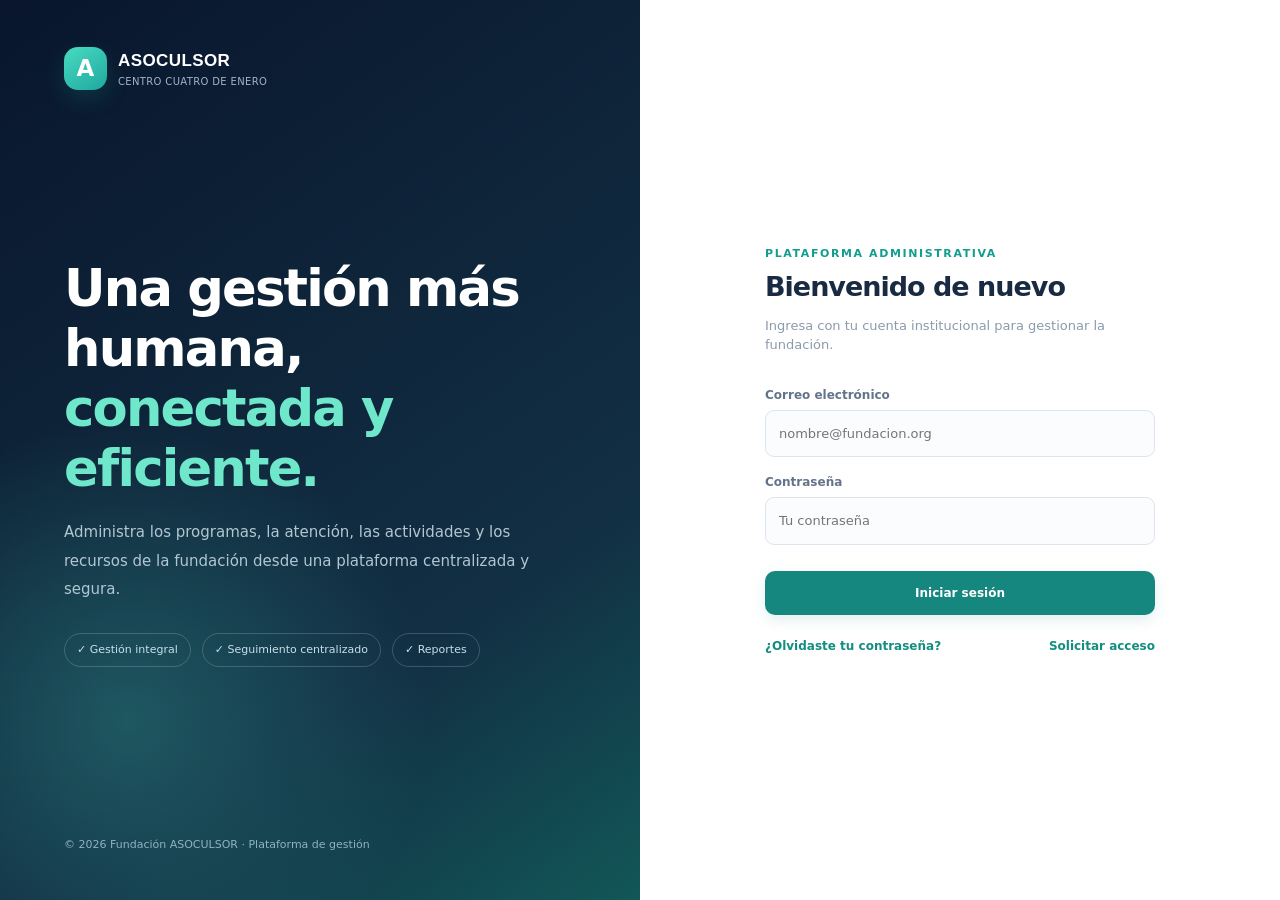
<file: index.html>
<!doctype html>
<html lang="es">
<head>
  <meta charset="UTF-8" />
  <meta name="viewport" content="width=device-width, initial-scale=1.0" />
  <!-- Defensa adicional para el sitio estático. frame-ancestors se configura como cabecera HTTP en hostings compatibles. -->
  <meta http-equiv="Content-Security-Policy" content="default-src 'none'; script-src 'self'; style-src 'self' 'unsafe-inline'; img-src 'self' data: blob:; connect-src 'self' https://*.supabase.co https://*.supabase.in; font-src 'self'; form-action 'self'; base-uri 'none'; object-src 'none'; upgrade-insecure-requests">
  <meta name="referrer" content="no-referrer" />
  <meta name="theme-color" content="#0d1830" />
  <meta name="description" content="Sistema integral de gestión para la Fundación ASOCULSOR, Centro Cuatro de Enero" />
  <title>ASOCULSOR · Centro Cuatro de Enero</title>
  <link rel="stylesheet" href="assets/styles.css" />
</head>
<body>
  <div id="app"></div>
  <script src="config.js"></script>
  <script src="assets/app.js"></script>
</body>
</html>
</file>
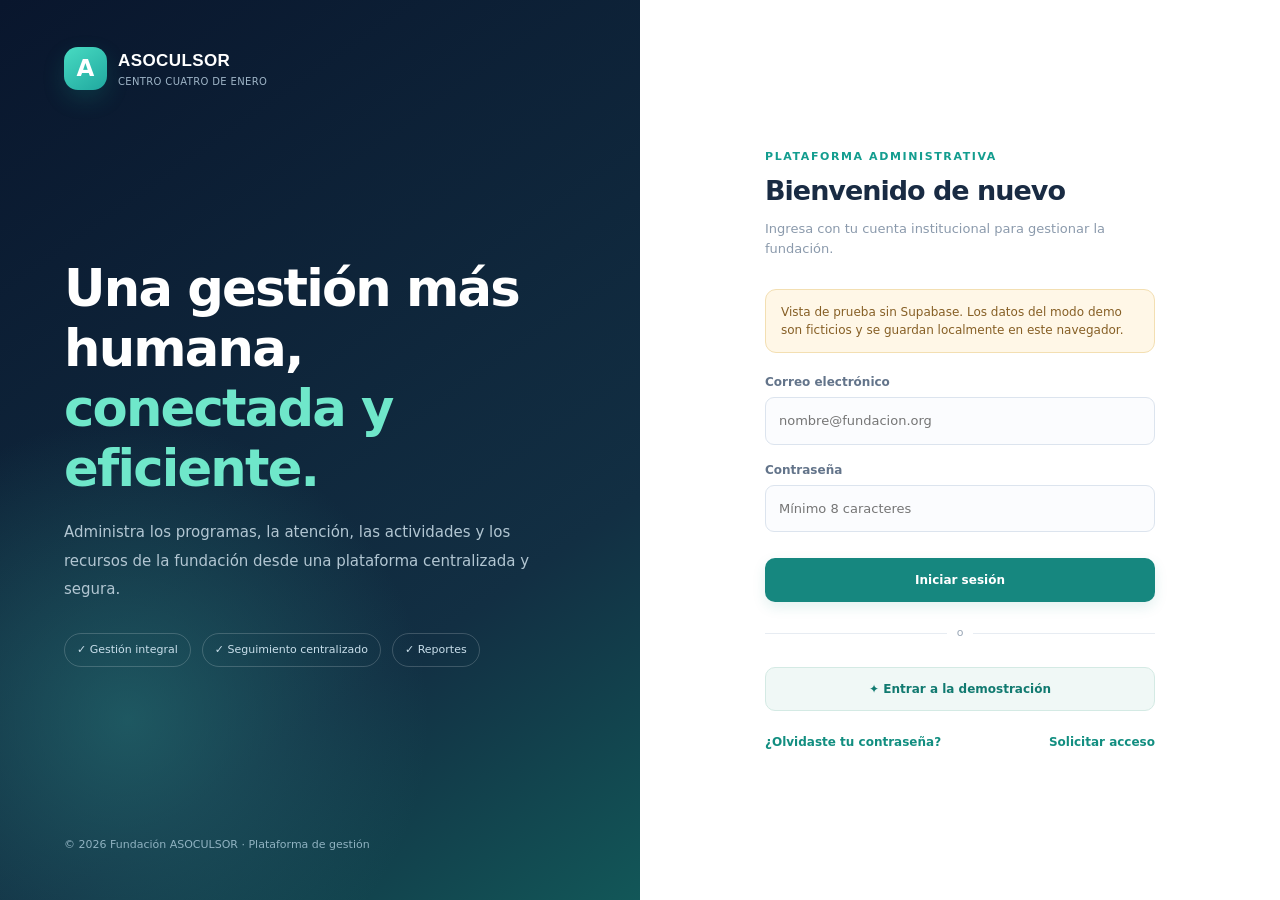
<file: VISTA_PREVIA.html>
<!doctype html>
<html lang="es">
<head>
  <meta charset="UTF-8" />
  <meta name="viewport" content="width=device-width, initial-scale=1.0" />
  <meta name="theme-color" content="#0d1830" />
  <meta name="description" content="Sistema integral de gestión para la Fundación ASOCULSOR, Centro Cuatro de Enero" />
  <title>ASOCULSOR · Centro Cuatro de Enero</title>
  <style>

:root{font-family:'DM Sans',system-ui,Segoe UI,sans-serif;color:#18243b;background:#f5f7fb;font-size:14px;line-height:1.5;font-synthesis:none}*{box-sizing:border-box}body{margin:0}button,input,select,textarea{font:inherit}button{cursor:pointer}a{color:inherit}button:disabled{cursor:not-allowed;opacity:.45}a:focus-visible,button:focus-visible,input:focus-visible,select:focus-visible,textarea:focus-visible{outline:3px solid #a1e6dd;outline-offset:2px}::selection{background:#b6f4e9;color:#15312e}.app-shell{display:flex;min-height:100vh}.sidebar{width:266px;flex-shrink:0;background:#101b31;color:#a8b4c9;padding:26px 15px;display:flex;flex-direction:column;position:sticky;top:0;height:100vh;overflow:auto}.brand{display:flex;align-items:center;gap:11px;padding:5px 10px 24px;color:white}.brand-mark{background:linear-gradient(145deg,#48dbc2,#20a89f);color:#fff;width:43px;height:43px;display:grid;place-items:center;border-radius:14px;font-weight:900;font-size:23px;box-shadow:0 9px 22px #139e8a33}.brand-title{font-family:Manrope,sans-serif;font-size:17px;font-weight:800;letter-spacing:.4px}.brand-small{color:#9fb5c7;font-size:10px;letter-spacing:.35px}.workspace-chip{border:1px solid #35425b;background:#1d2b43;border-radius:12px;padding:12px;margin:0 8px 20px;color:#e9f0f9;font-size:12px;display:flex;align-items:center;gap:9px}.status-dot{display:inline-block;border-radius:50%;width:7px;height:7px;background:#3dd5ac;box-shadow:0 0 0 3px #3dd5ac22;flex-shrink:0}.nav-head{font-size:10px;text-transform:uppercase;letter-spacing:1.65px;color:#788aa7;margin:14px 18px 7px;font-weight:800}.nav-btn{border:0;background:transparent;color:#a8b9cf;width:100%;border-radius:10px;display:flex;gap:12px;align-items:center;padding:10px 13px;text-align:left;font-size:12.5px;font-weight:700;margin:2px 0;transition:.18s}.nav-btn:hover{background:#1b2b45;color:#f7fbff}.nav-btn.active{color:#ffffff;background:linear-gradient(95deg,#137b83,#197d79);box-shadow:0 6px 18px #0002}.nav-icon{font-size:16px;width:20px;text-align:center}.sidebar-bottom{margin-top:auto;border-top:1px solid #2a374e;padding:16px 10px 0;display:flex;gap:10px;align-items:center}.avatar{background:#dbf2f0;color:#167c76;width:35px;height:35px;border-radius:11px;display:grid;place-items:center;font-weight:900;flex-shrink:0}.sidebar-user{min-width:0;flex:1}.sidebar-user strong{color:#fff;font-size:12px;display:block;overflow:hidden;text-overflow:ellipsis;white-space:nowrap}.sidebar-user span{font-size:11px}.side-signout{background:none;color:#95acc3;border:0;font-size:19px}.main{flex:1;min-width:0}.topbar{height:77px;background:#fff;display:flex;justify-content:space-between;align-items:center;padding:0 39px;border-bottom:1px solid #e7ecf4;gap:16px}.top-left{display:flex;align-items:center;gap:14px}.breadcrumbs{font-size:12px;color:#94a0b1}.breadcrumbs strong{color:#26344a}.top-actions{display:flex;align-items:center;gap:14px}.top-date{font-size:12px;color:#7b889b;text-transform:capitalize}.top-avatar{width:32px;height:32px}.mobile-menu{display:none}.content{max-width:1490px;margin:0 auto;padding:31px 38px 60px}.page-head{display:flex;justify-content:space-between;align-items:flex-start;gap:20px;margin-bottom:24px}.eyebrow{font-size:11px;letter-spacing:1.6px;text-transform:uppercase;color:#139d8f;font-weight:800;margin-bottom:5px}.page-head h1{font-family:Manrope,sans-serif;font-size:28px;line-height:1.2;letter-spacing:-.9px;color:#142137;margin:0 0 8px}.muted{color:#8896a9}.page-head p{color:#8b97aa;margin:0;font-size:13px}.button{border:0;border-radius:10px;font-size:12px;font-weight:800;padding:10px 17px;display:inline-flex;gap:8px;align-items:center;justify-content:center;min-height:39px;white-space:nowrap;transition:filter .2s,transform .1s}.button:hover{filter:brightness(.96)}.button:active{transform:translateY(1px)}.primary{background:#16877f;color:white;box-shadow:0 5px 13px #198b8020}.secondary{background:white;color:#314358;border:1px solid #e2e8f1}.danger-button{background:#fff0f0;color:#bb3445}.small-button{padding:7px 10px;min-height:31px;font-size:11px}.subtle{background:#eef3f7;color:#59697c}.grid{display:grid;gap:17px}.kpis{grid-template-columns:repeat(4,minmax(0,1fr));margin-bottom:19px}.kpi{background:white;border:1px solid #e9eef4;border-radius:15px;padding:22px 22px 19px;box-shadow:0 5px 23px #21395706}.kpi-top{display:flex;justify-content:space-between;align-items:center;margin-bottom:15px}.kpi-label{color:#8190a3;font-size:12px;font-weight:700}.kpi-symbol{width:38px;height:38px;display:grid;place-items:center;border-radius:12px;font-size:20px;background:#e2f9f3}.kpi-value{font-family:Manrope,system-ui,sans-serif;font-size:30px;letter-spacing:-.8px;font-weight:800;color:#1c2a40}.kpi-bottom{color:#92a0af;font-size:11px;margin-top:6px}.panels{grid-template-columns:1.5fr 1fr}.panel{background:white;border:1px solid #e9eef4;border-radius:15px;padding:22px;min-width:0;box-shadow:0 5px 25px #20344d06}.panel-title{font-size:15px;font-weight:800;color:#26354a;margin:0}.panel-sub{font-size:12px;color:#9ca7b5;margin-top:3px}.panel-heading{display:flex;justify-content:space-between;align-items:flex-start;margin-bottom:20px;gap:12px}.bars{display:flex;align-items:end;gap:16px;height:204px;padding:17px 6px 0;border-bottom:1px solid #edf0f5}.bar-col{flex:1;min-width:0;height:100%;display:flex;flex-direction:column;justify-content:flex-end;align-items:center;gap:6px}.bar{width:100%;max-width:43px;border-radius:7px 7px 2px 2px;background:linear-gradient(0deg,#13a48e,#66e4c3);min-height:4px}.bar-zero{background:#e6eee9}.bar-label{font-size:10px;color:#95a1b0;white-space:nowrap;transform:translateY(21px)}.chart-footer{display:flex;justify-content:space-between;align-items:center;margin-top:34px;font-size:11px;color:#8694a5}.metric-amount{font-size:21px;color:#133f3b;font-weight:800}.activity-list{display:grid;gap:11px}.activity-item{display:flex;align-items:center;gap:12px;padding-bottom:11px;border-bottom:1px solid #f0f3f7}.activity-item:last-child{border:0;padding-bottom:0}.activity-icon{width:39px;height:39px;border-radius:12px;display:grid;place-items:center;background:#e9f8f6;color:#16857b;font-size:18px;flex-shrink:0}.activity-details{flex:1;min-width:0}.activity-details strong{display:block;font-size:12px;color:#29394c;overflow:hidden;text-overflow:ellipsis;white-space:nowrap}.activity-details small{font-size:11px;color:#a0aabc}.list-date{font-size:10px;color:#91a0b2;white-space:nowrap}.quick-actions{display:flex;gap:10px;flex-wrap:wrap;margin-top:19px}.table-panel{background:#fff;border:1px solid #e6ecf2;border-radius:15px;overflow:hidden;box-shadow:0 5px 22px #15284007}.table-tools{padding:17px 19px;display:flex;align-items:center;gap:11px;justify-content:space-between;border-bottom:1px solid #eef1f5;flex-wrap:wrap}.search{display:flex;gap:9px;align-items:center;border:1px solid #e1e7ef;border-radius:9px;padding:0 11px;background:#fbfcfe;min-width:230px}.search input{border:0;outline:0;padding:10px 0;background:transparent;font-size:12px;min-width:0;width:100%;color:#273649}.result-count{color:#9ba7b8;font-size:11px}.table-scroll{overflow:auto}.data-table{width:100%;border-collapse:collapse;text-align:left;white-space:nowrap}.data-table th{background:#fafbfd;color:#91a0b1;text-transform:uppercase;letter-spacing:.75px;font-size:10px;font-weight:800;padding:15px 18px}.data-table td{padding:14px 18px;border-top:1px solid #f0f3f7;font-size:12px;color:#526177}.data-table tr:hover td{background:#fcfefe}.cell-title{font-weight:800;color:#26364a!important}.cell-sub{font-size:10px;color:#a1aebe}.tag{display:inline-flex;align-items:center;border-radius:30px;padding:4px 9px;font-size:10px;font-weight:800;background:#edf2f8;color:#586777}.tag.green{background:#e7f8ef;color:#178a67}.tag.amber{background:#fff3d9;color:#b17d1c}.tag.red{background:#ffe9e9;color:#c14f56}.tag.blue{background:#e9f2ff;color:#4675bf}.actions{display:flex;align-items:center;gap:5px}.icon-button{border:1px solid #e8eef5;background:#fff;border-radius:8px;color:#73839a;padding:6px 9px;font-size:12px}.icon-button:hover{border-color:#9dd8cc;color:#087f71}.empty{padding:57px 25px;text-align:center;color:#9aa8ba}.empty-icon{font-size:34px;margin-bottom:10px}.empty strong{display:block;color:#38465b;margin-bottom:5px}.empty small{display:block}.modal-backdrop{position:fixed;inset:0;background:#09152a96;z-index:70;display:grid;place-items:center;padding:18px;backdrop-filter:blur(3px)}.modal{max-height:min(92vh,930px);overflow:auto;background:white;width:min(690px,100%);border-radius:19px;box-shadow:0 30px 100px #06142855}.modal-header{padding:23px 27px 18px;border-bottom:1px solid #edf1f5;display:flex;justify-content:space-between;align-items:center}.modal-header h2{font-family:Manrope,system-ui,sans-serif;font-weight:800;font-size:19px;margin:0;color:#22334b}.close{border:0;background:#eff3f8;width:30px;height:30px;border-radius:9px;color:#677992;font-size:20px}.modal-body{padding:23px 27px}.form-grid{display:grid;grid-template-columns:1fr 1fr;gap:14px}.field{display:flex;flex-direction:column;gap:6px;min-width:0}.field.full{grid-column:1/-1}.field label{font-size:11px;font-weight:800;color:#63748a}.field label i{font-style:normal;color:#d35269}.field input,.field select,.field textarea{width:100%;border:1px solid #dce4ee;background:#fbfcfe;border-radius:9px;padding:10px 11px;color:#334258;outline:none;font-size:12px}.field textarea{min-height:83px;resize:vertical}.field input:focus,.field select:focus,.field textarea:focus{border-color:#29ad9c;box-shadow:0 0 0 3px #29ad9c19}.modal-footer{border-top:1px solid #eff2f6;padding:17px 27px;display:flex;justify-content:flex-end;gap:10px}.toast-region{position:fixed;right:23px;bottom:20px;z-index:100;display:grid;gap:10px}.toast{background:#162940;color:#fff;box-shadow:0 13px 35px #10203930;max-width:420px;padding:14px 17px;border-radius:10px;font-size:12px;border-left:4px solid #2fc6a5}.toast.error{border-left-color:#e05c69}.auth-page{min-height:100vh;display:grid;grid-template-columns:minmax(350px,1fr) minmax(420px,1fr);background:#fff}.auth-left{background:radial-gradient(circle at 20% 80%,#256e72aa,transparent 34%),linear-gradient(145deg,#09162d,#122f43 70%,#125758);color:#fff;display:flex;flex-direction:column;justify-content:space-between;padding:47px max(52px,10%);min-height:100vh}.auth-left .brand{padding:0}.auth-hero{max-width:530px}.auth-hero h1{font-family:Manrope,system-ui,sans-serif;font-size:clamp(31px,4vw,53px);line-height:1.17;letter-spacing:-1.8px;margin:0 0 19px}.auth-hero h1 em{color:#6fe7ca;font-style:normal}.auth-hero p{color:#b2c6d2;line-height:1.9;font-size:15px}.auth-features{display:flex;flex-wrap:wrap;gap:11px;margin-top:29px}.auth-features span{border:1px solid #ffffff2e;border-radius:40px;padding:8px 12px;color:#c9dfeb;font-size:11px}.auth-footer{color:#90b2c1;font-size:11px}.auth-right{display:grid;place-items:center;padding:50px 25px}.auth-card{width:min(390px,100%)}.auth-card h2{font-size:27px;font-family:Manrope,system-ui,sans-serif;color:#192b43;letter-spacing:-1px;margin:0 0 8px}.auth-card p{color:#8b9aac;margin:0 0 31px;font-size:13px}.auth-card .field{margin-bottom:16px}.auth-card .field label{font-size:12px}.auth-card .field input{font-size:13px;padding:13px 13px}.auth-card .button{width:100%;margin-top:10px;min-height:44px}.auth-link{color:#128e80;font-weight:800;text-decoration:none;border:0;background:none;font-size:12px;padding:0}.auth-links{display:flex;justify-content:space-between;align-items:center;margin-top:22px;gap:8px}.separator{display:flex;align-items:center;gap:10px;color:#9aa7b6;font-size:11px;margin:23px 0 15px}.separator:before,.separator:after{content:'';flex:1;height:1px;background:#e7ecf2}.demo-btn{width:100%;background:#f0f8f6!important;color:#117a70!important;border:1px solid #d4eae4!important}.notice{border:1px solid #ccebe4;background:#effaf6;padding:13px 15px;border-radius:11px;font-size:12px;color:#306b60;margin-bottom:20px}.warning{background:#fff7e7;border-color:#f3dfb2;color:#865f25}.report-cards{grid-template-columns:repeat(3,minmax(0,1fr));margin-bottom:18px}.report-card{padding:18px;border:1px solid #e7edf3;background:white;border-radius:13px}.report-card strong{display:block;font-size:22px;margin:6px 0;color:#162d43}.report-card span{font-size:11px;color:#8e9cae}.two-col{grid-template-columns:1fr 1fr}.info-list{display:grid;gap:9px}.info-line{display:flex;justify-content:space-between;gap:10px;padding:11px 0;border-bottom:1px solid #ecf1f5;font-size:12px}.info-line strong{color:#3d4f64}.attendance-toolbar{display:flex;align-items:center;flex-wrap:wrap;gap:9px;margin-bottom:16px}.attendance-row{display:grid;grid-template-columns:1fr 180px;gap:20px;align-items:center;padding:11px 2px;border-bottom:1px solid #eff3f5;font-size:12px}.attendance-row select{padding:9px;border:1px solid #dfe7f0;border-radius:9px;background:white}.dropdown{padding:10px 11px;border:1px solid #dce5ef;background:white;border-radius:9px;min-width:230px;color:#41526a;max-width:100%}.badge-demo{font-size:10px;background:#fff1d1;color:#98661a;border-radius:40px;padding:4px 9px;font-weight:800}.h-stack{display:flex;align-items:center;gap:10px;flex-wrap:wrap}.settings-note{background:#f5f9fb;border-radius:10px;padding:18px;color:#698096;font-size:12px;line-height:1.8}.loading-screen{min-height:100vh;display:grid;place-items:center;background:#f6f8fb;text-align:center}.loading-screen h3{margin:15px 0;color:#24354b}.spinner{height:35px;width:35px;border-radius:50%;border:4px solid #d7eae7;border-top-color:#14857b;animation:spin 1s linear infinite;margin:auto}@keyframes spin{to{transform:rotate(360deg)}}.side-overlay{display:none}.mini-link{border:0;background:none;color:#15877d;font-weight:800;font-size:11px}.footer-note{font-size:11px;color:#a0adbb;margin-top:20px}.section-divider{border:0;border-top:1px solid #eaf0f4;margin:22px 0}.heading-small{font-size:13px;color:#3c5067;font-weight:800;margin:0 0 14px}
@media(max-width:1250px){.kpis{grid-template-columns:repeat(2,minmax(0,1fr))}.panels{grid-template-columns:1fr 1fr}.content{padding:27px}.sidebar{width:228px}.topbar{padding:0 27px}.nav-btn{font-size:12px}}
@media(max-width:900px){.sidebar{position:fixed;left:-290px;top:0;z-index:60;transition:.2s;width:263px}.sidebar.open{left:0}.side-overlay.show{display:block;position:fixed;inset:0;background:#00142d88;z-index:55}.mobile-menu{display:inline-flex;background:#f4f8fa;border:0;border-radius:8px;padding:9px}.top-date{display:none}.content{padding:22px}.panels,.two-col{grid-template-columns:1fr}.auth-page{grid-template-columns:1fr}.auth-left{min-height:250px;padding:28px 35px}.auth-left .auth-hero h1{font-size:28px;margin-top:25px}.auth-left .auth-hero p,.auth-left .auth-footer{display:none}.auth-right{padding:35px 24px}}
@media(max-width:540px){.topbar{height:65px;padding:0 17px}.content{padding:20px 14px}.page-head{align-items:stretch;flex-direction:column}.page-head h1{font-size:24px}.page-head .button{align-self:flex-start}.kpis,.report-cards{grid-template-columns:1fr 1fr;gap:10px}.kpi{padding:15px}.kpi-value{font-size:24px}.kpi-label{font-size:10px}.panel{padding:16px}.form-grid{grid-template-columns:1fr}.modal-header,.modal-body,.modal-footer{padding-left:18px;padding-right:18px}.search{min-width:0;width:100%}.table-tools{flex-direction:column;align-items:stretch}.auth-left{min-height:220px;padding:22px}.auth-left .auth-features{display:none}.report-card{padding:13px}.attendance-row{grid-template-columns:1fr}.top-actions .badge-demo{display:none}}

.activity-mobile-date{display:none}
@media(max-width:540px){.activity-list .list-date{display:none}.activity-mobile-date{display:inline}.activity-details small{white-space:nowrap;overflow:hidden;text-overflow:ellipsis;display:block;max-width:100%}.activity-item{min-width:0}}

</style>
</head>
<body>
  <div id="app"></div>
  <script>window.ASOCULSOR_CONFIG = {demoOnly:true};</script>
  <script>
/* ASOCULSOR · Centro Cuatro de Enero. Sin dependencias externas. */
(() => {
'use strict';
const CFG = window.ASOCULSOR_CONFIG || {};
const REAL = !!(CFG.supabaseUrl && CFG.supabaseKey && !CFG.demoOnly);
const BASE = (CFG.supabaseUrl || '').replace(/\/$/, '');
const KEY = CFG.supabaseKey || '';
const $ = (s) => document.querySelector(s);
const enc = encodeURIComponent;
const h = (v) => String(v ?? '').replace(/[&<>"']/g, c => ({'&':'&amp;','<':'&lt;','>':'&gt;','"':'&quot;',"'":'&#39;'}[c]));
const localDay = d => `${d.getFullYear()}-${String(d.getMonth()+1).padStart(2,'0')}-${String(d.getDate()).padStart(2,'0')}`;
const today = () => localDay(new Date());
const offset = (d) => { const n = new Date(); n.setDate(n.getDate() + d); return localDay(n); };
const stamp = (d, hour='09:00') => `${offset(d)}T${hour}:00`;
const money = (v) => new Intl.NumberFormat('es-EC',{style:'currency',currency:'USD'}).format(Number(v)||0);
const dateFmt = (v, time=false) => {if(!v)return '—';const d = /^\d{4}-\d\d-\d\d$/.test(v) ? new Date(v+'T12:00:00') : new Date(v);return isNaN(d.getTime())?'—':d.toLocaleString('es-EC',time?{day:'2-digit',month:'short',year:'numeric',hour:'2-digit',minute:'2-digit'}:{day:'2-digit',month:'short',year:'numeric'});};
const shortDate = (v) => dateFmt(v,true);
const fullname = b => [b?.first_name,b?.last_name].filter(Boolean).join(' ')||'Sin nombre';
const byId = (table,id) => (state.data[table]||[]).find(x=>String(x.id)===String(id));
const nameById = (table,id,field='name') => { const x=byId(table,id); return x?(table==='beneficiaries'?fullname(x):x[field]||'—'):'—'; };
const safeGet = key => {try{return localStorage.getItem(key)}catch{return null}};
const safeSet = (key,value) => {try{localStorage.setItem(key,value)}catch{}};
const safeRemove = key => {try{localStorage.removeItem(key)}catch{}};
const uid = () => crypto?.randomUUID?.() || `id-${Date.now()}-${Math.random().toString(36).slice(2)}`;
const imageTypes = new Set(['application/pdf','image/png','image/jpeg','application/vnd.openxmlformats-officedocument.wordprocessingml.document']);
let state = {page:'dashboard',session:null,profile:null,data:{},modal:null,loading:true,search:'',filter:'',sidebar:false,authMode:'login',recovery:false,busy:false,toast:[],attendanceActivity:'',attendanceDraft:{}};
let tmpStore;
const TABS = [
  {id:'dashboard',text:'Panel general',icon:'▦',group:'PRINCIPAL'},
  {id:'beneficiaries',text:'Beneficiarios',icon:'♙',group:'GESTIÓN'},
  {id:'programs',text:'Programas',icon:'◈'},
  {id:'enrollments',text:'Inscripciones',icon:'✥'},
  {id:'activities',text:'Actividades',icon:'▤'},
  {id:'attendance',text:'Asistencia',icon:'☑'},
  {id:'appointments',text:'Citas y seguimiento',icon:'◷'},
  {id:'donations',text:'Donaciones',icon:'♡',group:'ADMINISTRACIÓN'},
  {id:'documents',text:'Documentos',icon:'▣'},
  {id:'profiles',text:'Usuarios y roles',icon:'♧'},
  {id:'reports',text:'Reportes',icon:'▥',group:'ANÁLISIS'},
  {id:'settings',text:'Configuración',icon:'⚙'}
];
const OPTIONS = {
  genders:[['','Seleccionar'],['Femenino','Femenino'],['Masculino','Masculino'],['Otro','Otro'],['No especifica','Prefiere no decir']],
  bStatus:[['activo','Activo'],['inactivo','Inactivo'],['egresado','Egresado']],
  pStatus:[['activo','Activo'],['planificado','Planificado'],['finalizado','Finalizado'],['suspendido','Suspendido']],
  aStatus:[['programada','Programada'],['realizada','Realizada'],['cancelada','Cancelada']],
  tStatus:[['programada','Programada'],['completada','Completada'],['cancelada','Cancelada'],['no_asistio','No asistió']],
  eStatus:[['activo','Activo'],['retirado','Retirado'],['finalizado','Finalizado']],
  attendance:[['presente','Presente'],['ausente','Ausente'],['justificado','Justificado']],
  methods:[['efectivo','Efectivo'],['transferencia','Transferencia'],['tarjeta','Tarjeta'],['especie','En especie']],
  roles:[['admin','Administrador'],['coordinador','Coordinador'],['operador','Operador']]
};
const field=(name,label,type='text',opts={})=>({name,label,type,...opts});
const DEFINITIONS = {
 beneficiaries:{title:'Beneficiarios',singular:'beneficiario',subtitle:'Expedientes y seguimiento de las personas atendidas.',cols:[['code','Código'],['full_name','Beneficiario'],['identification','Identificación'],['phone','Teléfono'],['status','Estado'],['created_at','Registro']],fields:[field('code','Código de expediente','text',{required:true,placeholder:'BEN-0001'}),field('first_name','Nombres','text',{required:true}),field('last_name','Apellidos','text',{required:true}),field('identification','Cédula / documento','text'),field('date_of_birth','Fecha de nacimiento','date'),field('gender','Género','select',{options:'genders'}),field('disability_type','Tipo de atención / condición','text',{placeholder:'Opcional; información sensible'}),field('phone','Teléfono','tel'),field('email','Correo electrónico','email'),field('address','Dirección','text'),field('guardian_name','Representante o contacto','text'),field('guardian_phone','Teléfono de contacto','tel'),field('status','Estado','select',{options:'bStatus',default:'activo'}),field('notes','Observaciones de seguimiento','textarea',{full:true})]},
 programs:{title:'Programas',singular:'programa',subtitle:'Organiza los programas y servicios de la fundación.',cols:[['name','Nombre del programa'],['category','Área'],['capacity','Cupos'],['start_date','Inicio'],['end_date','Finalización'],['status','Estado']],fields:[field('name','Nombre del programa','text',{required:true}),field('category','Área / categoría','text'),field('capacity','Cupos máximos','number',{min:1}),field('start_date','Fecha de inicio','date'),field('end_date','Fecha de fin','date'),field('status','Estado','select',{options:'pStatus',default:'activo'}),field('description','Descripción y objetivos','textarea',{full:true})]},
 enrollments:{title:'Inscripciones',singular:'inscripción',subtitle:'Vincula a los beneficiarios con los programas.',cols:[['beneficiary_id','Beneficiario'],['program_id','Programa'],['joined_at','Inscrito desde'],['status','Estado']],fields:[field('beneficiary_id','Beneficiario','relation',{table:'beneficiaries',required:true}),field('program_id','Programa','relation',{table:'programs',required:true}),field('joined_at','Fecha de inscripción','date',{defaultToday:true}),field('status','Estado','select',{options:'eStatus',default:'activo'})]},
 activities:{title:'Actividades',singular:'actividad',subtitle:'Planificación de talleres, eventos y sesiones.',cols:[['title','Actividad'],['program_id','Programa'],['starts_at','Inicio'],['location','Lugar'],['status','Estado']],fields:[field('title','Título de la actividad','text',{required:true}),field('program_id','Programa vinculado','relation',{table:'programs'}),field('starts_at','Inicio','datetime-local',{required:true}),field('ends_at','Finalización','datetime-local'),field('location','Lugar / sala','text'),field('status','Estado','select',{options:'aStatus',default:'programada'}),field('notes','Detalles de la actividad','textarea',{full:true})]},
 appointments:{title:'Citas y seguimiento',singular:'cita',subtitle:'Agenda de atenciones y seguimientos individuales.',cols:[['beneficiary_id','Beneficiario'],['title','Motivo'],['starts_at','Fecha y hora'],['staff_id','Responsable'],['status','Estado']],fields:[field('beneficiary_id','Beneficiario','relation',{table:'beneficiaries',required:true}),field('title','Motivo de cita','text',{required:true}),field('starts_at','Fecha y hora de inicio','datetime-local',{required:true}),field('ends_at','Fecha y hora de cierre','datetime-local'),field('staff_id','Personal responsable','relation',{table:'profiles'}),field('status','Estado','select',{options:'tStatus',default:'programada'}),field('notes','Seguimiento / observaciones','textarea',{full:true})]},
 donations:{title:'Donaciones',singular:'donación',subtitle:'Control de contribuciones económicas o en especie.',cols:[['donor_name','Donante'],['donated_at','Fecha'],['amount','Valor'],['method','Método'],['purpose','Destino']],fields:[field('donor_name','Nombre del donante','text',{required:true}),field('donor_email','Correo del donante','email'),field('amount','Valor referencial (USD)','number',{required:true,min:0,step:'0.01',default:0}),field('donated_at','Fecha de donación','date',{defaultToday:true}),field('method','Tipo de donación','select',{options:'methods',default:'efectivo'}),field('purpose','Destino / concepto','text'),field('notes','Notas','textarea',{full:true})]},
 documents:{title:'Documentos',singular:'documento',subtitle:'Expedientes digitales guardados de forma privada en Supabase Storage.',cols:[['file_name','Documento'],['beneficiary_id','Beneficiario'],['notes','Descripción'],['file_size','Tamaño'],['created_at','Subido']],fields:[field('beneficiary_id','Beneficiario relacionado','relation',{table:'beneficiaries'}),field('notes','Descripción del documento','textarea',{full:true})]},
 profiles:{title:'Usuarios y roles',singular:'usuario',subtitle:'Accesos del personal autorizados por la fundación.',cols:[['full_name','Nombre'],['email','Correo'],['role','Rol'],['active','Acceso'],['created_at','Creación']],fields:[field('full_name','Nombre completo','text',{required:true}),field('role','Rol asignado','select',{options:'roles',required:true}),field('active','Cuenta habilitada','select',{options:[['true','Sí, habilitada'],['false','No, bloqueada']]})]}
};
function demoSeed(){
 const b=[
  {id:'b1',code:'BEN-0001',first_name:'Andrea',last_name:'Mendoza',identification:'',phone:'0990000001',status:'activo',date_of_birth:'2011-05-08',guardian_name:'María Mendoza',guardian_phone:'0980000001',created_at:stamp(-60)},
  {id:'b2',code:'BEN-0002',first_name:'Luis',last_name:'Vera',identification:'',phone:'0990000002',status:'activo',date_of_birth:'2009-11-12',created_at:stamp(-53)},
  {id:'b3',code:'BEN-0003',first_name:'Sofía',last_name:'García',identification:'',phone:'0990000003',status:'activo',date_of_birth:'2013-01-10',created_at:stamp(-42)},
  {id:'b4',code:'BEN-0004',first_name:'Carlos',last_name:'Torres',identification:'',phone:'0990000004',status:'inactivo',created_at:stamp(-20)}];
 const programs=[{id:'p1',name:'Inclusión y desarrollo',category:'Desarrollo integral',status:'activo',capacity:35,start_date:offset(-60),end_date:offset(90),description:'Actividades de desarrollo y participación.'},{id:'p2',name:'Talleres de habilidades',category:'Formación',status:'activo',capacity:20,start_date:offset(-45),end_date:offset(60)},{id:'p3',name:'Acompañamiento familiar',category:'Bienestar',status:'planificado',capacity:25,start_date:offset(10)}];
 const acts=[{id:'a1',title:'Taller de comunicación',program_id:'p1',starts_at:stamp(1,'09:00'),ends_at:stamp(1,'11:00'),location:'Sala principal',status:'programada'},{id:'a2',title:'Sesión de habilidades',program_id:'p2',starts_at:stamp(3,'10:00'),location:'Aula 2',status:'programada'},{id:'a3',title:'Encuentro de familias',program_id:'p3',starts_at:stamp(8,'15:00'),status:'programada'}];
 return {beneficiaries:b,programs,activities:acts,enrollments:[{id:'e1',beneficiary_id:'b1',program_id:'p1',joined_at:offset(-35),status:'activo'},{id:'e2',beneficiary_id:'b2',program_id:'p1',joined_at:offset(-30),status:'activo'},{id:'e3',beneficiary_id:'b3',program_id:'p2',joined_at:offset(-25),status:'activo'}],attendance:[{id:'at1',activity_id:'a1',beneficiary_id:'b1',status:'presente',notes:''}],appointments:[{id:'t1',beneficiary_id:'b1',title:'Valoración inicial',starts_at:stamp(2,'11:00'),status:'programada',staff_id:'demo-admin'},{id:'t2',beneficiary_id:'b2',title:'Seguimiento',starts_at:stamp(5,'09:30'),status:'programada',staff_id:'demo-admin'}],donations:[{id:'d1',donor_name:'Donante de ejemplo',donated_at:offset(-9),amount:250,method:'transferencia',purpose:'Materiales de talleres'},{id:'d2',donor_name:'Empresa de ejemplo',donated_at:offset(-34),amount:130,method:'efectivo',purpose:'Actividades'},{id:'d3',donor_name:'Aporte comunitario',donated_at:offset(-65),amount:90,method:'transferencia',purpose:'Apoyo'}],documents:[],profiles:[{id:'demo-admin',full_name:'Administrador ASOCULSOR',email:'admin@asoculsor.demo',role:'admin',active:true,created_at:stamp(-80)}],audit_logs:[]};
}
function demoDB(){if(!tmpStore){try{tmpStore=JSON.parse(safeGet('asoculsor_demo_v2'))||demoSeed()}catch{tmpStore=demoSeed()}}return tmpStore}
function saveDemo(){safeSet('asoculsor_demo_v2',JSON.stringify(demoDB()))}
const sortRows = (table,arr) => arr.slice().sort((a,b) => String(b.created_at||b.starts_at||b.donated_at||'').localeCompare(String(a.created_at||a.starts_at||a.donated_at||'')));
async function request(path,opts={},retry=true){
 let session=state.session;
 const headers={'apikey':KEY,...(session?.access_token && !opts.noAuth?{'Authorization':`Bearer ${session.access_token}`}:{}),...(opts.headers||{})};
 let resp;try{resp=await fetch(`${BASE}${path}`,{...opts,headers})}catch{throw Error('No se pudo conectar a Supabase. Revisa tu conexión y URL.')} 
 if(resp.status===401 && retry && session?.refresh_token){await refreshSession();return request(path,opts,false)}
 const body=await resp.text();let parsed=null;try{parsed=body?JSON.parse(body):null}catch{parsed=body}
 if(!resp.ok)throw Error(parsed?.msg||parsed?.message||parsed?.error_description||parsed?.error||`Error HTTP ${resp.status}`);
 return parsed;
}
async function refreshSession(){const refresh=state.session?.refresh_token;if(!refresh)throw Error('La sesión caducó. Inicia sesión de nuevo.');
 const data=await request('/auth/v1/token?grant_type=refresh_token',{method:'POST',noAuth:true,headers:{'Content-Type':'application/json'},body:JSON.stringify({refresh_token:refresh})},false);state.session=data;safeSet('asoculsor_session',JSON.stringify(data));return data;}
async function login(email,password){const data=await request('/auth/v1/token?grant_type=password',{method:'POST',noAuth:true,headers:{'Content-Type':'application/json'},body:JSON.stringify({email,password})},false);state.session=data;safeSet('asoculsor_session',JSON.stringify(data));await loadProfile();}
async function register(name,email,password){return request('/auth/v1/signup',{method:'POST',noAuth:true,headers:{'Content-Type':'application/json'},body:JSON.stringify({email,password,data:{full_name:name}})},false)}
async function recovery(email){return request('/auth/v1/recover?redirect_to='+enc(location.origin+location.pathname),{method:'POST',noAuth:true,headers:{'Content-Type':'application/json'},body:JSON.stringify({email})},false)}
async function setPassword(password){return request('/auth/v1/user',{method:'PUT',headers:{'Content-Type':'application/json'},body:JSON.stringify({password})})}
async function loadProfile(){if(!REAL){state.profile=byId('profiles','demo-admin')||demoDB().profiles[0];return}
 const userId=state.session?.user?.id; const list=await request(`/rest/v1/profiles?id=eq.${enc(userId)}&select=*`);
 state.profile=list?.[0]||null;
 if(!state.profile)throw Error('No existe un perfil de acceso. Comprueba el disparador SQL.');}
async function fetchTable(table){if(!REAL)return sortRows(table,demoDB()[table]||[]);
 let all=[],offset=0,chunk;do{chunk=await request(`/rest/v1/${enc(table)}?select=*&limit=500&offset=${offset}`);all.push(...chunk);offset+=chunk.length;if(all.length>=10000)break;}while(chunk.length===500);return sortRows(table,all);}
async function loadData(){const tables=['beneficiaries','programs','enrollments','activities','attendance','appointments','donations','documents','profiles','audit_logs'];
 const results=await Promise.all(tables.map(async t=>[t,await fetchTable(t)]));state.data=Object.fromEntries(results);}
async function mutate(table,payload,id=null){
 if(!REAL){let rows=demoDB()[table];if(!rows)throw Error('Tabla no disponible.');
  if(table==='enrollments'&&rows.some(x=>x.beneficiary_id===payload.beneficiary_id&&x.program_id===payload.program_id&&x.id!==id))throw Error('El beneficiario ya está inscrito en este programa.');
  const value=id?{...rows.find(x=>String(x.id)===String(id)),...payload}:{id:uid(),created_at:new Date().toISOString(),...payload};
  if(id){const at=rows.findIndex(x=>String(x.id)===String(id));if(at<0)throw Error('Registro no encontrado.');rows[at]=value}else rows.unshift(value);
  if(table==='profiles'&&id===state.profile?.id)state.profile={...state.profile,...payload};saveDemo();return value;
 }
 const path=id?`/rest/v1/${table}?id=eq.${enc(id)}`:`/rest/v1/${table}`;
 const response=await request(path,{method:id?'PATCH':'POST',headers:{'Content-Type':'application/json','Prefer':'return=representation'},body:JSON.stringify(payload)});
 return response?.[0];
}
async function destroy(table,id){if(!REAL){const list=demoDB()[table]||[];demoDB()[table]=list.filter(x=>String(x.id)!==String(id));saveDemo();return}
 await request(`/rest/v1/${table}?id=eq.${enc(id)}`,{method:'DELETE',headers:{'Prefer':'return=minimal'}});}
async function bulkAttendance(entries){if(!REAL){const rows=demoDB().attendance;for(const entry of entries){const found=rows.find(x=>x.activity_id===entry.activity_id&&x.beneficiary_id===entry.beneficiary_id);if(found)Object.assign(found,entry);else rows.push({id:uid(),created_at:new Date().toISOString(),...entry})}saveDemo();return}
 await request('/rest/v1/attendance?on_conflict=activity_id,beneficiary_id',{method:'POST',headers:{'Content-Type':'application/json','Prefer':'resolution=merge-duplicates,return=minimal'},body:JSON.stringify(entries)});
}
async function uploadDoc(file,meta){if(!file)throw Error('Selecciona un archivo.');if(file.size>10*1024*1024)throw Error('El archivo no debe exceder los 10 MB.');
 if(!imageTypes.has(file.type))throw Error('Solo se admite PDF, JPG, PNG y DOCX.');
 const safeName=file.name.replace(/[^a-zA-Z0-9._-]/g,'_').slice(-100);
 const path=`${state.session?.user?.id||'demo'}/${uid()}-${safeName}`;
 if(REAL){await request(`/storage/v1/object/expedientes/${path.split('/').map(enc).join('/')}`,{method:'POST',headers:{'Content-Type':file.type,'x-upsert':'false'},body:file});}
 const row={...meta,file_name:file.name,file_path:path,file_size:file.size,mime_type:file.type,uploaded_by:state.profile?.id};
 try{return await mutate('documents',row)}catch(e){if(REAL){try{await removeStoredFile(path)}catch{}}throw e}
}
async function removeStoredFile(path){if(!REAL)return;await request(`/storage/v1/object/expedientes/${path.split('/').map(enc).join('/')}`,{method:'DELETE'});}
async function openDoc(item){if(!REAL)throw Error('Los archivos de la demostración no tienen contenido real. Conecta Supabase para abrirlos.');
 const signed=await request(`/storage/v1/object/sign/expedientes/${item.file_path.split('/').map(enc).join('/')}`,{method:'POST',headers:{'Content-Type':'application/json'},body:JSON.stringify({expiresIn:120})});
 if(!signed?.signedURL)throw Error('No se pudo generar el acceso privado.');
 const url=signed.signedURL.startsWith('http')?signed.signedURL:`${BASE}/storage/v1${signed.signedURL.startsWith('/')?'':'/'}${signed.signedURL}`;
 window.open(url,'_blank','noopener,noreferrer');
}
const role=()=>state.profile?.role||'operador';
const canEdit=t=>role()==='admin'||role()==='coordinador'||(role()==='operador'&&['beneficiaries','enrollments','appointments','attendance','documents','activities'].includes(t));
const canDelete=t=>role()==='admin'||(role()==='coordinador'&&!['profiles','donations'].includes(t));
const isAdmin=()=>role()==='admin';
function labelRole(r){return ({admin:'Administrador',coordinador:'Coordinador',operador:'Operador'})[r]||r||'—'}
function toast(msg,error=false){const id=uid();state.toast.push({id,msg,error});renderToasts();setTimeout(()=>{state.toast=state.toast.filter(t=>t.id!==id);renderToasts()},4800)}
function renderToasts(){let el=$('.toast-region');if(!el){el=document.createElement('div');el.className='toast-region';document.body.appendChild(el)}el.innerHTML=state.toast.map(t=>`<div class="toast ${t.error?'error':''}" role="alert">${h(t.msg)}</div>`).join('')}
function setLoading(loading){state.loading=loading;render()}
function titleArea(title,description,button=''){return `<div class="page-head"><div><div class="eyebrow">Fundación ASOCULSOR · Centro Cuatro de Enero</div><h1>${h(title)}</h1><p>${h(description)}</p></div>${button}</div>`}
function badge(v){const x=String(v??'').toLowerCase();const color=['activo','presente','completada','realizada','habilitado','true'].includes(x)?'green':['programada','planificado','justificado','pendiente','false'].includes(x)?'amber':['inactivo','cancelada','ausente','retirado','suspendido','no_asistio'].includes(x)?'red':'blue';return `<span class="tag ${color}">${h(v===true?'Habilitado':v===false?'Bloqueado':x.replaceAll('_',' ')||'—')}</span>`}
function initials(name){return (name||'A').split(' ').filter(Boolean).slice(0,2).map(x=>x[0].toUpperCase()).join('')}
function render(){const target=$('#app');if(!target)return;
 if(state.loading){target.innerHTML='<div class="loading-screen"><div><div class="spinner"></div><h3>Preparando ASOCULSOR</h3></div></div>';return}
 if(!state.profile){target.innerHTML=renderAuth();return}
 const current=TABS.find(x=>x.id===state.page)||TABS[0];
 const nav=TABS.filter(x=>x.id!=='profiles'||isAdmin()).map((t,i,a)=>`${t.group?`<div class="nav-head">${t.group}</div>`:''}<button class="nav-btn ${state.page===t.id?'active':''}" data-page="${t.id}"><span class="nav-icon">${t.icon}</span><span>${t.text}</span></button>`).join('');
 const content=state.page==='dashboard'?renderDashboard():DEFINITIONS[state.page]?(state.page==='documents'?renderDocs():state.page==='profiles'?renderTable('profiles'):renderTable(state.page)):state.page==='attendance'?renderAttendance():state.page==='reports'?renderReports():renderSettings();
 target.innerHTML=`<div class="app-shell"><div class="side-overlay ${state.sidebar?'show':''}" data-action="close-sidebar"></div><aside class="sidebar ${state.sidebar?'open':''}"><div class="brand"><div class="brand-mark">A</div><div><div class="brand-title">ASOCULSOR</div><div class="brand-small">CENTRO CUATRO DE ENERO</div></div></div><div class="workspace-chip"><span class="status-dot"></span><span>${REAL?'Conectado a Supabase':'Espacio de demostración'}</span></div>${nav}<div class="sidebar-bottom"><div class="avatar">${h(initials(state.profile.full_name))}</div><div class="sidebar-user"><strong>${h(state.profile.full_name||'Usuario')}</strong><span>${labelRole(role())}</span></div><button class="side-signout" title="Cerrar sesión" data-action="logout">⇥</button></div></aside><div class="main"><header class="topbar"><div class="top-left"><button class="mobile-menu" data-action="toggle-sidebar">☰</button><span class="breadcrumbs">Inicio / <strong>${h(current.text)}</strong></span></div><div class="top-actions">${!REAL?'<span class="badge-demo">MODO DEMO</span>':''}<span class="top-date">${new Date().toLocaleDateString('es-EC',{weekday:'long',day:'numeric',month:'long',year:'numeric'})}</span><div class="avatar top-avatar">${h(initials(state.profile.full_name))}</div></div></header><main class="content">${content}<div class="footer-note">ASOCULSOR • Sistema institucional de gestión · Información interna y confidencial</div></main></div></div>${state.modal?renderModal():''}`;
 renderToasts();
}
function renderAuth(){const mode=state.recovery?'change':state.authMode;
 const titles={login:['Bienvenido de nuevo','Ingresa con tu cuenta institucional para gestionar la fundación.'],register:['Solicitar una cuenta','Tu acceso deberá ser autorizado por un administrador.'],forgot:['Recuperar contraseña','Recibirás un enlace para crear una contraseña nueva.'],change:['Establecer contraseña','Crea una contraseña segura para acceder a tu cuenta.']};
 const [title,desc]=titles[mode]||titles.login;
 return `<div class="auth-page"><section class="auth-left"><div class="brand"><div class="brand-mark">A</div><div><div class="brand-title">ASOCULSOR</div><div class="brand-small">CENTRO CUATRO DE ENERO</div></div></div><div class="auth-hero"><h1>Una gestión más humana, <em>conectada y eficiente.</em></h1><p>Administra los programas, la atención, las actividades y los recursos de la fundación desde una plataforma centralizada y segura.</p><div class="auth-features"><span>✓ Gestión integral</span><span>✓ Seguimiento centralizado</span><span>✓ Reportes</span></div></div><div class="auth-footer">© ${new Date().getFullYear()} Fundación ASOCULSOR · Plataforma de gestión</div></section><section class="auth-right"><div class="auth-card"><div class="eyebrow">PLATAFORMA ADMINISTRATIVA</div><h2>${title}</h2><p>${desc}</p>${!REAL?'<div class="notice warning">Vista de prueba sin Supabase. Los datos del modo demo son ficticios y se guardan localmente en este navegador.</div>':''}<form data-form="auth" autocomplete="on">${mode==='register'?`<div class="field"><label>Nombre completo</label><input name="full_name" type="text" placeholder="Tu nombre y apellido" required maxlength="150" /></div>`:''}${mode!=='change'?`<div class="field"><label>Correo electrónico</label><input name="email" type="email" placeholder="nombre@fundacion.org" required autocomplete="email" /></div>`:''}${['login','register','change'].includes(mode)?`<div class="field"><label>${mode==='change'?'Nueva contraseña':'Contraseña'}</label><input name="password" type="password" minlength="8" required autocomplete="${mode==='login'?'current-password':'new-password'}" placeholder="Mínimo 8 caracteres" /></div>`:''}<button class="button primary" type="submit" ${state.busy?'disabled':''}>${state.busy?'Procesando...':({login:'Iniciar sesión',register:'Crear solicitud',forgot:'Enviar enlace',change:'Guardar contraseña'})[mode]}</button></form>${!REAL?`<div class="separator">o</div><button type="button" class="button demo-btn" data-action="demo-login">✦ Entrar a la demostración</button>`:''}<div class="auth-links">${mode==='login'?'<button class="auth-link" data-auth="forgot">¿Olvidaste tu contraseña?</button><button class="auth-link" data-auth="register">Solicitar acceso</button>':'<button class="auth-link" data-auth="login">← Volver al inicio de sesión</button>'}</div></div></section></div>`;
}
function renderDashboard(){const b=state.data.beneficiaries||[],p=state.data.programs||[],a=state.data.activities||[],ap=state.data.appointments||[],don=state.data.donations||[];
 const activeB=b.filter(x=>x.status==='activo').length,activeP=p.filter(x=>x.status==='activo').length,pending=ap.filter(x=>x.status==='programada'&&new Date(x.starts_at)>=new Date(new Date().setHours(0,0,0,0))).length;
 const total=don.filter(x=>x.method!=='especie').reduce((s,x)=>s+Number(x.amount||0),0);
 const scheduled=[...a.filter(x=>x.status==='programada').map(x=>({title:x.title,when:x.starts_at,kind:'Actividad',icon:'◈'})),...ap.filter(x=>x.status==='programada').map(x=>({title:x.title+' · '+nameById('beneficiaries',x.beneficiary_id),when:x.starts_at,kind:'Cita',icon:'◷'}))].filter(x=>x.when&&new Date(x.when)>=new Date(new Date().setHours(0,0,0,0))).sort((x,y)=>new Date(x.when)-new Date(y.when)).slice(0,5);
 const months=Array.from({length:6},(_,i)=>{const d=new Date();d.setDate(1);d.setMonth(d.getMonth()-5+i);return {year:d.getFullYear(),month:d.getMonth(),text:d.toLocaleDateString('es-EC',{month:'short'}).replace('.','')}});
 const amounts=months.map(m=>don.filter(x=>{const date=new Date(x.donated_at+'T12:00:00');return date.getFullYear()===m.year&&date.getMonth()===m.month&&x.method!=='especie'}).reduce((s,x)=>s+Number(x.amount||0),0));const max=Math.max(...amounts,1);
 return `${titleArea('Panel general','Una visión completa de las operaciones y actividades de la fundación.',`<button class="button primary" data-action="open-create" data-table="beneficiaries">＋ Nuevo beneficiario</button>`)}
 <div class="grid kpis">${[['Beneficiarios activos',activeB,'♙','Registrados y en atención'],['Programas activos',activeP,'◈','Servicios en ejecución'],['Citas pendientes',pending,'◷','Próximas atenciones'],['Donaciones registradas',money(total),'♡','Total de aportes monetarios']].map((c,i)=>`<div class="kpi"><div class="kpi-top"><span class="kpi-label">${c[0]}</span><span class="kpi-symbol" style="background:${['#e5f9f3','#e9f1ff','#fff2df','#fcecf3'][i]}">${c[2]}</span></div><div class="kpi-value">${c[1]}</div><div class="kpi-bottom">${c[3]}</div></div>`).join('')}</div>
 <div class="grid panels"><section class="panel"><div class="panel-heading"><div><h2 class="panel-title">Donaciones por mes</h2><div class="panel-sub">Evolución de los últimos seis meses, en USD</div></div><span class="tag green">Ingresos</span></div><div class="bars" aria-label="Gráfico de donaciones mensuales">${months.map((m,i)=>`<div class="bar-col" title="${m.text}: ${money(amounts[i])}"><div class="bar ${amounts[i]===0?'bar-zero':''}" style="height:${Math.max(4,Math.round(amounts[i]/max*91))}%"></div><span class="bar-label">${h(m.text)}</span></div>`).join('')}</div><div class="chart-footer"><span>Ingresos monetarios registrados</span><span class="metric-amount">${money(total)}</span></div></section>
 <section class="panel"><div class="panel-heading"><div><h2 class="panel-title">Próximas actividades</h2><div class="panel-sub">Agenda de la institución</div></div><button class="mini-link" data-page="activities">Ver agenda →</button></div><div class="activity-list">${scheduled.length?scheduled.map(x=>`<div class="activity-item"><div class="activity-icon">${x.icon}</div><div class="activity-details"><strong>${h(x.title)}</strong><small>${x.kind}<span class="activity-mobile-date"> · ${h(dateFmt(x.when,true))}</span></small></div><div class="list-date">${dateFmt(x.when,true)}</div></div>`).join(''):'<div class="empty" style="padding:28px 0"><span class="empty-icon">◷</span><strong>No hay actividades próximas</strong><small>Programa una nueva actividad o cita.</small></div>'}</div></section></div>
 <div class="grid two-col" style="margin-top:18px"><section class="panel"><div class="panel-heading"><div><h2 class="panel-title">Últimos beneficiarios</h2><div class="panel-sub">Registros recientes</div></div><button class="mini-link" data-page="beneficiaries">Ver todos →</button></div><div class="activity-list">${b.slice(0,4).map(x=>`<div class="activity-item"><div class="avatar">${h(initials(fullname(x)))}</div><div class="activity-details"><strong>${h(fullname(x))}</strong><small>${h(x.code||'Sin código')} · ${h(x.phone||'Sin teléfono')}</small></div>${badge(x.status)}</div>`).join('')||'<p class="muted">Sin registros todavía.</p>'}</div></section><section class="panel"><div class="panel-heading"><div><h2 class="panel-title">Accesos rápidos</h2><div class="panel-sub">Operaciones habituales</div></div></div><p class="muted" style="font-size:12px">Crea nuevos registros y actualiza la atención desde el panel.</p><div class="quick-actions"><button class="button secondary" data-action="open-create" data-table="appointments">◷ Agendar cita</button><button class="button secondary" data-action="open-create" data-table="activities">◈ Programar actividad</button><button class="button secondary" data-page="attendance">☑ Registrar asistencia</button><button class="button secondary" data-page="reports">▥ Ver reportes</button></div></section></div>`;
}
function renderCell(table,key,row){const v=row[key];if(key==='full_name')return `<div class="cell-title">${h(table==='profiles'?row.full_name:fullname(row))}</div>${table==='beneficiaries'?`<div class="cell-sub">${h(row.email||'')}</div>`:''}`;
 if(key==='file_name'||key==='name'||key==='title'||key==='donor_name')return `<span class="cell-title">${h(v||'—')}</span>`;
 if(['status','active','role'].includes(key))return key==='role'?`<span class="tag blue">${h(labelRole(v))}</span>`:badge(v);
 if(key==='beneficiary_id')return h(nameById('beneficiaries',v));
 if(key==='program_id')return h(nameById('programs',v));
 if(key==='activity_id')return h(nameById('activities',v,'title'));
 if(key==='staff_id')return h(nameById('profiles',v,'full_name'));
 if(key==='amount')return `<strong>${money(v)}</strong>`;
 if(key==='file_size')return `${(Number(v||0)/1024).toFixed(1)} KB`;
 if(['created_at','starts_at','ends_at'].includes(key))return h(dateFmt(v,key==='starts_at'||key==='ends_at'));
 if(['date_of_birth','joined_at','start_date','end_date','donated_at'].includes(key))return h(dateFmt(v));
 return h(String(v??'—').slice(0,110));}
function renderTable(table){const def=DEFINITIONS[table];const all=state.data[table]||[];const needle=state.search.toLowerCase().trim();const selected=all.filter(row=>!needle||Object.values(row).join(' ').toLowerCase().includes(needle)||((row.beneficiary_id&&nameById('beneficiaries',row.beneficiary_id).toLowerCase().includes(needle))||(row.program_id&&nameById('programs',row.program_id).toLowerCase().includes(needle))));
 const addable=table!=='profiles'&&canEdit(table);
 let button=addable?`<button class="button primary" data-action="open-create" data-table="${table}">＋ Agregar ${h(def.singular)}</button>`:'';
 if(table==='profiles')button=`<span class="badge-demo">Solo administradores</span>`;
 return `${titleArea(def.title,def.subtitle,button)}${table==='profiles'?'<div class="notice">Para añadir usuarios, usa «Solicitar acceso» en la pantalla inicial. Después habilita aquí su perfil y asígnale un rol. El primer administrador se habilita desde Supabase siguiendo el README.</div>':''}
 <section class="table-panel"><div class="table-tools"><div class="search"><span>⌕</span><input aria-label="Buscar registros" id="table-search" placeholder="Buscar por nombre, código, detalle..." value="${h(state.search)}" autocomplete="off" /></div><div class="h-stack"><span class="result-count">${selected.length} de ${all.length} registros</span><button class="button secondary small-button" data-action="refresh">↻ Actualizar</button>${table!=='profiles'?`<button class="button secondary small-button" data-action="export" data-table="${table}">⇩ CSV</button>`:''}</div></div><div class="table-scroll"><table class="data-table"><thead><tr>${def.cols.map(([key,label])=>`<th>${label}</th>`).join('')}<th>Acciones</th></tr></thead><tbody>${selected.slice(0,150).map(row=>`<tr>${def.cols.map(([key])=>`<td>${renderCell(table,key,row)}</td>`).join('')}<td><div class="actions">${table==='documents'?`<button class="icon-button" title="Ver documento" data-action="view-file" data-id="${h(row.id)}">↗ Abrir</button>`:''}${canEdit(table)||table==='profiles'&&isAdmin()?`<button class="icon-button" title="Editar" data-action="open-edit" data-table="${table}" data-id="${h(row.id)}">✎ Editar</button>`:''}${canDelete(table)?`<button class="icon-button" title="Eliminar" data-action="delete" data-table="${table}" data-id="${h(row.id)}">✕</button>`:''}</div></td></tr>`).join('')}</tbody></table>${!selected.length?`<div class="empty"><div class="empty-icon">◇</div><strong>Sin resultados</strong><small>${needle?'Prueba con otra búsqueda.':'Registra el primer elemento para comenzar.'}</small></div>`:''}</div>${selected.length>150?'<p class="muted" style="padding:12px 20px;font-size:11px">Mostrando los primeros 150 resultados. Usa la búsqueda para acotar los registros.</p>':''}</section>`;
}
function renderDocs(){return renderTable('documents')}
function renderAttendance(){const acts=state.data.activities||[];const act=byId('activities',state.attendanceActivity)||acts.filter(x=>new Date(x.starts_at)>=new Date(new Date().setHours(0,0,0,0))).sort((a,b)=>new Date(a.starts_at)-new Date(b.starts_at))[0]||acts[0];if(!state.attendanceActivity&&act)state.attendanceActivity=String(act.id);
 const programId=act?.program_id;const enrolled=programId?(state.data.enrollments||[]).filter(x=>x.program_id===programId&&x.status==='activo').map(x=>x.beneficiary_id):null;
 const users=(state.data.beneficiaries||[]).filter(x=>x.status==='activo'&&(!enrolled||enrolled.includes(x.id)));
 const saved=(state.data.attendance||[]).filter(x=>x.activity_id===act?.id);
 return `${titleArea('Control de asistencia','Registra asistencia por actividad y consulta el historial de participación.',`<button class="button secondary" data-action="export" data-table="attendance">⇩ Exportar CSV</button>`)}<div class="grid two-col"><section class="panel"><div class="panel-heading"><div><h2 class="panel-title">Pasar lista</h2><div class="panel-sub">Selecciona una actividad programada o realizada</div></div></div><div class="attendance-toolbar"><select id="attendance-activity" class="dropdown"><option value="">Elegir actividad</option>${acts.map(a=>`<option value="${h(a.id)}" ${act?.id===a.id?'selected':''}>${h(a.title)} · ${h(dateFmt(a.starts_at))}</option>`).join('')}</select></div>${act?`<p class="muted" style="font-size:12px;margin-top:4px">${h(nameById('programs',act.program_id))} · ${users.length} beneficiarios para registrar</p><div>${users.map(b=>{const existing=saved.find(x=>x.beneficiary_id===b.id);const selected=state.attendanceDraft[b.id]||existing?.status||'presente';return `<div class="attendance-row"><div><strong>${h(fullname(b))}</strong><div class="cell-sub">${h(b.code)}</div></div><select data-attend-person="${h(b.id)}">${OPTIONS.attendance.map(([val,label])=>`<option value="${val}" ${selected===val?'selected':''}>${label}</option>`).join('')}</select></div>`}).join('')||'<div class="empty">No hay beneficiarios inscritos en este programa.</div>'}</div><div class="quick-actions"><button class="button primary" data-action="save-attendance" ${users.length?'':'disabled'}>✓ Guardar ${users.length} asistencias</button></div>`:'<div class="empty"><div class="empty-icon">☑</div><strong>Sin actividades registradas</strong><small>Crea una actividad para poder tomar asistencia.</small></div>'}</section><section class="panel"><div class="panel-heading"><div><h2 class="panel-title">Resumen de asistencia</h2><div class="panel-sub">Resultados guardados de la actividad seleccionada</div></div></div><div class="grid" style="grid-template-columns:repeat(3,1fr);gap:9px">${[['presentes','presente','green'],['ausentes','ausente','red'],['justificados','justificado','amber']].map(([lbl,key,c])=>`<div class="report-card"><span>${lbl}</span><strong>${saved.filter(x=>x.status===key).length}</strong><span class="tag ${c}">${key}</span></div>`).join('')}</div><hr class="section-divider"><div class="panel-heading"><div><h2 class="panel-title">Últimos registros</h2></div></div><div class="activity-list">${saved.slice(0,12).map(x=>`<div class="activity-item"><div class="activity-icon">☑</div><div class="activity-details"><strong>${h(nameById('beneficiaries',x.beneficiary_id))}</strong><small>${h(nameById('activities',x.activity_id,'title'))}</small></div>${badge(x.status)}</div>`).join('')||'<p class="muted">Aún no se registra asistencia.</p>'}</div></section></div>`;
}
function renderReports(){const b=state.data.beneficiaries||[],don=state.data.donations||[],activity=state.data.activities||[],en=state.data.enrollments||[],att=state.data.attendance||[],p=state.data.programs||[];const active=b.filter(x=>x.status==='activo').length;const present=att.filter(x=>x.status==='presente').length;const rate=att.length?Math.round(100*present/att.length):0;const sum=don.filter(x=>x.method!=='especie').reduce((s,x)=>s+Number(x.amount||0),0);
 return `${titleArea('Informes y estadísticas','Consulta indicadores y descarga la información institucional.',`<button class="button primary" data-action="export-all">⇩ Descargar reporte CSV</button>`)}<div class="grid report-cards">${[['Beneficiarios registrados',b.length,'Expedientes'],['Beneficiarios activos',active,'Estado activo'],['Programas creados',p.length,'Incluye planificados'],['Inscripciones',en.length,'Vinculaciones'],['Asistencia',rate+'%','Presente entre registros'],['Aportes monetarios',money(sum),'No incluye especie']].map(([label,value,desc])=>`<div class="report-card"><span>${label}</span><strong>${value}</strong><span>${desc}</span></div>`).join('')}</div><div class="grid two-col"><section class="panel"><div class="panel-heading"><div><h2 class="panel-title">Resumen por programa</h2><div class="panel-sub">Inscripciones activas por programa</div></div></div>${p.map(x=>{const count=en.filter(e=>e.program_id===x.id&&e.status==='activo').length;return `<div class="info-line"><strong>${h(x.name)}</strong><span>${count} inscritos ${x.capacity?`/ ${x.capacity} cupos`:''}</span></div>`}).join('')||'<p class="muted">No hay programas.</p>'}</section><section class="panel"><div class="panel-heading"><div><h2 class="panel-title">Actividad operativa</h2><div class="panel-sub">Indicadores de gestión</div></div></div>${[['Actividades realizadas',activity.filter(x=>x.status==='realizada').length],['Actividades programadas',activity.filter(x=>x.status==='programada').length],['Citas completadas',(state.data.appointments||[]).filter(x=>x.status==='completada').length],['Asistencias presentes',present],['Total de donaciones',don.length]].map(([label,value])=>`<div class="info-line"><strong>${label}</strong><span>${value}</span></div>`).join('')}</section></div><div class="panel" style="margin-top:18px"><div class="panel-heading"><div><h2 class="panel-title">Descarga por módulo</h2><div class="panel-sub">Archivos CSV compatibles con Excel</div></div></div><div class="quick-actions">${Object.keys(DEFINITIONS).filter(x=>x!=='profiles'&&x!=='documents').concat(['attendance']).map(x=>`<button class="button secondary" data-action="export" data-table="${x}">⇩ ${h(DEFINITIONS[x]?.title||'Asistencia')}</button>`).join('')}</div></div>`;
}
function renderSettings(){return `${titleArea('Configuración del sistema','Información de la plataforma y preferencias de seguridad.')}<div class="grid two-col"><section class="panel"><div class="panel-heading"><div><h2 class="panel-title">Fundación</h2><div class="panel-sub">Datos del entorno de trabajo</div></div></div><div class="info-list">${[['Institución','Fundación ASOCULSOR'],['Sede','Centro Cuatro de Enero'],['Plataforma','Gestión institucional'],['Modo de trabajo',REAL?'Supabase (base de datos real)':'Demostración local'],['Usuario actual',state.profile.email],['Permisos',labelRole(role())]].map(([a,b])=>`<div class="info-line"><strong>${h(a)}</strong><span>${h(b)}</span></div>`).join('')}</div><div class="quick-actions"><button class="button secondary" data-action="logout">⇥ Cerrar sesión</button>${!REAL?'<button class="button danger-button" data-action="reset-demo">↺ Reiniciar datos demo</button>':''}</div></section><section class="panel"><div class="panel-heading"><div><h2 class="panel-title">Privacidad y acceso</h2><div class="panel-sub">Protección de información personal</div></div></div><div class="settings-note">El acceso real utiliza Supabase Auth, políticas RLS por rol y almacenamiento privado. Los documentos se consultan mediante enlaces temporales firmados. Las acciones críticas quedan protegidas por permisos en la base de datos.<hr class="section-divider">Antes de utilizar datos de personas reales, establece consentimiento, responsables de tratamiento, copias de seguridad y políticas de conservación, conforme a la normativa aplicable.</div></section></div><section class="panel" style="margin-top:18px"><div class="panel-heading"><div><h2 class="panel-title">Auditoría de cambios</h2><div class="panel-sub">Últimos movimientos en Supabase</div></div></div><div class="table-scroll"><table class="data-table"><thead><tr><th>Fecha</th><th>Acción</th><th>Módulo</th><th>Usuario</th></tr></thead><tbody>${(state.data.audit_logs||[]).slice(0,20).map(x=>`<tr><td>${h(dateFmt(x.created_at,true))}</td><td>${h(x.action)}</td><td>${h(x.table_name)}</td><td>${h(nameById('profiles',x.actor_id,'full_name'))}</td></tr>`).join('')}</tbody></table>${(state.data.audit_logs||[]).length?'':'<div class="empty">No hay movimientos registrados todavía.</div>'}</div></section>`;}
function renderModal(){const {table,id}=state.modal;const def=DEFINITIONS[table];if(!def)return '';const row=id?byId(table,id):null;
 const fields=def.fields.map(f=>{const val=row?.[f.name]??(f.defaultToday?today():f.default??'');const required=f.required?'required':'';const lbl=`<label for="field-${f.name}">${h(f.label)}${f.required?' <i>*</i>':''}</label>`;let control='';
  if(f.type==='textarea')control=`<textarea id="field-${f.name}" name="${f.name}" placeholder="${h(f.placeholder||'Escribe los detalles...')}">${h(val)}</textarea>`;
  else if(f.type==='select'||f.type==='relation'){let options=[];if(f.type==='select')options=typeof f.options==='string'?OPTIONS[f.options]:f.options||[];else options=[['','— Sin asignar —'],...(state.data[f.table]||[]).map(x=>[x.id,f.table==='beneficiaries'?fullname(x):x.name||x.full_name||x.title||x.id])];control=`<select id="field-${f.name}" name="${f.name}" ${required}>${options.map(([value,label])=>`<option value="${h(value)}" ${String(value)===String(val)?'selected':''}>${h(label)}</option>`).join('')}</select>`}
  else{let final=val;if(f.type==='datetime-local'&&val){const d=new Date(val);if(!isNaN(d.getTime())){const z=n=>String(n).padStart(2,'0');final=`${d.getFullYear()}-${z(d.getMonth()+1)}-${z(d.getDate())}T${z(d.getHours())}:${z(d.getMinutes())}`;}else final=String(val).slice(0,16);}control=`<input id="field-${f.name}" type="${f.type}" name="${f.name}" value="${h(final)}" placeholder="${h(f.placeholder||'')}" ${required} ${f.min!==undefined?`min="${f.min}"`:''} ${f.step?`step="${f.step}"`:''} />`}
  return `<div class="field ${f.full?'full':''}">${lbl}${control}</div>`}).join('');
 const upload=table==='documents'&&!id?`<div class="field full"><label for="file-upload">Archivo (PDF, JPG, PNG o DOCX; máximo 10 MB) <i>*</i></label><input type="file" name="file" id="file-upload" accept=".pdf,.jpg,.jpeg,.png,.docx" required /></div>`:'';
 return `<div class="modal-backdrop" data-action="close-modal"><div class="modal" role="dialog" aria-modal="true" aria-label="${h(def.title)}" onclick="event.stopPropagation()"><div class="modal-header"><h2>${id?'Editar':'Nuevo'} ${h(def.singular)}</h2><button class="close" data-action="close-modal" aria-label="Cerrar">×</button></div><form data-form="record" data-table="${table}" data-id="${h(id||'')}"><div class="modal-body"><div class="form-grid">${fields}${upload}</div></div><div class="modal-footer"><button type="button" class="button secondary" data-action="close-modal">Cancelar</button><button type="submit" class="button primary" ${state.busy?'disabled':''}>${state.busy?'Guardando...':'✓ Guardar registro'}</button></div></form></div></div>`;
}
function csvCell(v){return `"${String(v??'').replaceAll('"','""')}"`}
function exportCsv(table){const rows=state.data[table]||[];const cols=table==='attendance'?['activity_id','beneficiary_id','status','notes']:DEFINITIONS[table]?.cols.map(([key])=>key)||Object.keys(rows[0]||{});const normalized=rows.map(row=>cols.map(key=>key==='beneficiary_id'?nameById('beneficiaries',row[key]):key==='program_id'?nameById('programs',row[key]):key==='activity_id'?nameById('activities',row[key],'title'):key==='full_name'?table==='beneficiaries'?fullname(row):row.full_name:row[key]));const csv='\ufeff'+[cols.map(csvCell).join(';'),...normalized.map(r=>r.map(csvCell).join(';'))].join('\r\n');const blob=new Blob([csv],{type:'text/csv;charset=utf-8;'});const url=URL.createObjectURL(blob);const a=document.createElement('a');a.href=url;a.download=`ASOCULSOR_${table}_${today()}.csv`;document.body.appendChild(a);a.click();a.remove();setTimeout(()=>URL.revokeObjectURL(url),3000);toast('Archivo CSV generado.');}
function downloadReport(){const b=state.data.beneficiaries||[],p=state.data.programs||[],e=state.data.enrollments||[],a=state.data.activities||[],t=state.data.appointments||[],at=state.data.attendance||[],don=state.data.donations||[];const rows=[['Indicador','Valor'],['Beneficiarios registrados',b.length],['Beneficiarios activos',b.filter(x=>x.status==='activo').length],['Programas registrados',p.length],['Programas activos',p.filter(x=>x.status==='activo').length],['Inscripciones',e.length],['Actividades',a.length],['Citas',t.length],['Asistencias presentes',at.filter(x=>x.status==='presente').length],['Aportes monetarios (USD)',don.filter(x=>x.method!=='especie').reduce((s,x)=>s+Number(x.amount||0),0)]];const csv='\ufeff'+rows.map(x=>x.map(csvCell).join(';')).join('\r\n');const url=URL.createObjectURL(new Blob([csv],{type:'text/csv;charset=utf-8'}));const link=document.createElement('a');link.href=url;link.download=`ASOCULSOR_Reporte_${today()}.csv`;link.click();setTimeout(()=>URL.revokeObjectURL(url),3000);toast('Informe descargado correctamente.')}
async function reloadOne(table){state.data[table]=await fetchTable(table);if(table==='profiles'&&REAL){await loadProfile();}}
function resetNavigation(page){state.page=page;state.search='';state.filter='';state.sidebar=false;state.modal=null;render()}
async function exit(){if(REAL&&state.session){try{await request('/auth/v1/logout',{method:'POST'})}catch{}}safeRemove('asoculsor_session');safeRemove('asoculsor_demo_signed');state.session=null;state.profile=null;state.modal=null;state.recovery=false;state.authMode='login';state.page='dashboard';state.data={};state.search='';state.sidebar=false;render();}
function fallbackDemo(){state.session={user:{id:'demo-admin',email:'admin@asoculsor.demo'},access_token:'demo',refresh_token:'demo'};safeSet('asoculsor_demo_signed','true');state.data=demoDB();state.profile=demoDB().profiles.find(x=>x.id==='demo-admin')||demoDB().profiles[0];state.authMode='login';state.loading=false;render();}
async function handleClick(e){const target=e.target.closest('[data-page],[data-auth],[data-action]');if(!target)return;const {page,auth,action,table,id}=target.dataset;
 if(page){resetNavigation(page);return}if(auth){state.authMode=auth;state.recovery=false;render();return}
 if(action==='close-modal'){state.modal=null;render();return}
 if(action==='toggle-sidebar'){state.sidebar=!state.sidebar;render();return}
 if(action==='close-sidebar'){state.sidebar=false;render();return}
 if(action==='demo-login'){fallbackDemo();return}
 if(action==='logout'){await exit();return}
 if(action==='open-create'||action==='open-edit'){
  if(!canEdit(table)&&!(table==='profiles'&&isAdmin())){toast('No tienes permisos para editar este módulo.',true);return}
  state.modal={table,id:action==='open-edit'?id:null};render();return;
 }
 if(action==='delete'){if(!canDelete(table)){toast('No tienes permisos para eliminar.',true);return}const entity=byId(table,id);if(!entity)return;
  const label=table==='beneficiaries'?fullname(entity):entity.name||entity.title||entity.file_name||entity.donor_name||entity.id;
  if(!confirm(`¿Eliminar definitivamente «${label}»? Esta operación puede afectar registros relacionados y no se puede deshacer.`))return;
  try{if(table==='documents'){await destroy(table,id);try{await removeStoredFile(entity.file_path)}catch{toast('Registro eliminado, pero revisa el archivo en Storage.',true)}}else await destroy(table,id);await Promise.all(Object.keys(state.data).map(k=>reloadOne(k)));render();toast('Registro eliminado.')}catch(error){toast(error.message,true)}return;
 }
 if(action==='refresh'){try{state.loading=true;render();await loadData();state.loading=false;render();toast('Información actualizada.')}catch(error){state.loading=false;render();toast(error.message,true)}return}
 if(action==='view-file'){try{await openDoc(byId('documents',id))}catch(err){toast(err.message,true)}return}
 if(action==='export'){exportCsv(table);return}if(action==='export-all'){downloadReport();return}
 if(action==='save-attendance'){const act=byId('activities',state.attendanceActivity);if(!act){toast('Selecciona una actividad.',true);return}const programId=act.program_id;const list=(state.data.beneficiaries||[]).filter(x=>x.status==='activo'&&(!programId||(state.data.enrollments||[]).some(y=>y.program_id===programId&&y.beneficiary_id===x.id&&y.status==='activo')));if(!list.length)return;
  try{const entries=list.map(b=>({activity_id:act.id,beneficiary_id:b.id,status:state.attendanceDraft[b.id]||(state.data.attendance||[]).find(x=>x.beneficiary_id===b.id&&x.activity_id===act.id)?.status||'presente',recorded_by:state.profile.id}));await bulkAttendance(entries);state.attendanceDraft={};await reloadOne('attendance');render();toast(`${entries.length} registros de asistencia guardados.`)}catch(error){toast(error.message,true)}return;
 }
 if(action==='reset-demo'){if(REAL)return;if(!confirm('¿Borrar todos los cambios del entorno de demostración y restaurar los datos ficticios?'))return;tmpStore=demoSeed();saveDemo();state.data=tmpStore;state.profile=tmpStore.profiles[0];render();toast('Demostración restaurada.');return}
}
async function handleSubmit(e){const form=e.target;if(!form.matches('[data-form]'))return;e.preventDefault();if(state.busy)return;const formData=new FormData(form);state.busy=true;const submit=form.querySelector('[type="submit"]');if(submit){submit.disabled=true;submit.textContent='Procesando...'};
 try{
  if(form.dataset.form==='auth'){
   const mode=state.recovery?'change':state.authMode;const email=String(formData.get('email')||'').trim();const pass=String(formData.get('password')||'');
   if(!REAL){if(mode==='login'){fallbackDemo();toast('Has ingresado a la demostración.');return}throw Error('Para cuentas y recuperación reales, primero conecta Supabase.');}
   if(mode==='login'){await login(email,pass);if(!state.profile?.active){await exit();throw Error('Tu cuenta existe, pero aún debe ser habilitada por un administrador.')}await loadData();state.authMode='login';render();toast('Sesión iniciada correctamente.');}
   else if(mode==='register'){if(pass.length<8)throw Error('Usa una contraseña de al menos 8 caracteres.');await register(String(formData.get('full_name')||'').trim(),email,pass);state.authMode='login';render();toast('Solicitud enviada. Confirma tu correo si es necesario y espera la habilitación del administrador.');}
   else if(mode==='forgot'){await recovery(email);state.authMode='login';render();toast('Si el correo está registrado, recibirás instrucciones de recuperación.');}
   else if(mode==='change'){if(pass.length<8)throw Error('La contraseña debe tener mínimo 8 caracteres.');await setPassword(pass);state.session.user=await request('/auth/v1/user');safeSet('asoculsor_session',JSON.stringify(state.session));state.recovery=false;window.history.replaceState({},'',location.pathname);await loadProfile();if(state.profile?.active){await loadData()}else{await exit();throw Error('Contraseña actualizada. El administrador debe habilitar tu acceso.')}render();toast('Contraseña actualizada.');}
  }else if(form.dataset.form==='record'){
   const table=form.dataset.table,id=form.dataset.id||null;const spec=DEFINITIONS[table];if(!canEdit(table)&&!(table==='profiles'&&isAdmin()))throw Error('No tienes autorización.');
   const payload={};for(const f of spec.fields){let val=String(formData.get(f.name)??'').trim();if(['number'].includes(f.type)){payload[f.name]=val===''?null:Number(val)}else if(f.name==='active'){payload.active=val==='true'}else if(f.type==='datetime-local'){payload[f.name]=val?new Date(val).toISOString():null}else{payload[f.name]=val===''?null:val}}
   if(table==='profiles'&&id===state.profile.id&&(payload.active===false||payload.role!=='admin'))throw Error('No puedes deshabilitar tu propia cuenta administradora.');
   if(table==='enrollments'&&id===null){const ex=(state.data.enrollments||[]).find(x=>x.beneficiary_id===payload.beneficiary_id&&x.program_id===payload.program_id);if(ex)throw Error('El beneficiario ya tiene una inscripción en este programa.');}
   if(['appointments','activities'].includes(table)&&payload.starts_at&&payload.ends_at&&new Date(payload.ends_at)<new Date(payload.starts_at))throw Error('La fecha de finalización no puede ser anterior al inicio.');
   if(table==='programs'&&payload.start_date&&payload.end_date&&payload.end_date<payload.start_date)throw Error('La fecha final no puede ser anterior a la inicial.');
   if(table==='documents'&&!id){const file=formData.get('file');await uploadDoc(file,payload)}else await mutate(table,payload,id);
   state.modal=null;state.busy=false;state.loading=true;render();await loadData();if(table==='profiles')await loadProfile();state.loading=false;render();toast(id?'Registro actualizado correctamente.':'Registro creado correctamente.');
  }
 }catch(error){state.loading=false;render();toast(error.message||'Ocurrió un error al guardar.',true)}finally{state.busy=false;const el=$('form[data-form] [type="submit"]');if(el)el.disabled=false;}
}
async function boot(){
 document.addEventListener('click',handleClick);document.addEventListener('submit',handleSubmit);
 document.addEventListener('change',(e)=>{if(e.target.id==='attendance-activity'){state.attendanceActivity=e.target.value;state.attendanceDraft={};render()}if(e.target.dataset.attendPerson){state.attendanceDraft[e.target.dataset.attendPerson]=e.target.value}});
 document.addEventListener('input',(e)=>{if(e.target.id==='table-search'){state.search=e.target.value;const pos=e.target.selectionStart;render();const input=$('#table-search');if(input){input.focus();try{input.setSelectionRange(pos,pos)}catch{}}}});
 document.addEventListener('keydown',e=>{if(e.key==='Escape'&&state.modal){state.modal=null;render()}});
 if(!REAL){if(safeGet('asoculsor_demo_signed')==='true'){fallbackDemo()}else{state.loading=false;render()}return}
 try{
  const hash=new URLSearchParams(location.hash.slice(1));if(hash.get('access_token')&&hash.get('refresh_token')){state.session={access_token:hash.get('access_token'),refresh_token:hash.get('refresh_token'),user:null};safeSet('asoculsor_session',JSON.stringify(state.session));if(hash.get('type')==='recovery'||hash.get('type')==='invite'){state.recovery=true;state.loading=false;render();return}}
  const stored=safeGet('asoculsor_session');if(stored){state.session=JSON.parse(stored);try{const me=await request('/auth/v1/user');state.session.user=me;safeSet('asoculsor_session',JSON.stringify(state.session));await loadProfile();if(!state.profile?.active){state.profile=null;state.session=null;safeRemove('asoculsor_session')}else await loadData()}catch(err){if(state.session?.refresh_token){try{await refreshSession();const me=await request('/auth/v1/user');state.session.user=me;await loadProfile();if(!state.profile?.active){state.profile=null;state.session=null;safeRemove('asoculsor_session')}else await loadData()}catch{state.profile=null;state.session=null;safeRemove('asoculsor_session')}}}}
 }catch(err){state.profile=null;state.session=null;safeRemove('asoculsor_session');toast(err.message,true)}
 state.loading=false;render();
}
boot();
})();

</script>
</body>
</html>
</file>
<file: assets/styles.css>
:root{font-family:'DM Sans',system-ui,Segoe UI,sans-serif;color:#18243b;background:#f5f7fb;font-size:14px;line-height:1.5;font-synthesis:none}*{box-sizing:border-box}body{margin:0}button,input,select,textarea{font:inherit}button{cursor:pointer}a{color:inherit}button:disabled{cursor:not-allowed;opacity:.45}a:focus-visible,button:focus-visible,input:focus-visible,select:focus-visible,textarea:focus-visible{outline:3px solid #a1e6dd;outline-offset:2px}::selection{background:#b6f4e9;color:#15312e}.app-shell{display:flex;min-height:100vh}.sidebar{width:266px;flex-shrink:0;background:#101b31;color:#a8b4c9;padding:26px 15px;display:flex;flex-direction:column;position:sticky;top:0;height:100vh;overflow:auto}.brand{display:flex;align-items:center;gap:11px;padding:5px 10px 24px;color:white}.brand-mark{background:linear-gradient(145deg,#48dbc2,#20a89f);color:#fff;width:43px;height:43px;display:grid;place-items:center;border-radius:14px;font-weight:900;font-size:23px;box-shadow:0 9px 22px #139e8a33}.brand-title{font-family:Manrope,sans-serif;font-size:17px;font-weight:800;letter-spacing:.4px}.brand-small{color:#9fb5c7;font-size:10px;letter-spacing:.35px}.workspace-chip{border:1px solid #35425b;background:#1d2b43;border-radius:12px;padding:12px;margin:0 8px 20px;color:#e9f0f9;font-size:12px;display:flex;align-items:center;gap:9px}.status-dot{display:inline-block;border-radius:50%;width:7px;height:7px;background:#3dd5ac;box-shadow:0 0 0 3px #3dd5ac22;flex-shrink:0}.nav-head{font-size:10px;text-transform:uppercase;letter-spacing:1.65px;color:#788aa7;margin:14px 18px 7px;font-weight:800}.nav-btn{border:0;background:transparent;color:#a8b9cf;width:100%;border-radius:10px;display:flex;gap:12px;align-items:center;padding:10px 13px;text-align:left;font-size:12.5px;font-weight:700;margin:2px 0;transition:.18s}.nav-btn:hover{background:#1b2b45;color:#f7fbff}.nav-btn.active{color:#ffffff;background:linear-gradient(95deg,#137b83,#197d79);box-shadow:0 6px 18px #0002}.nav-icon{font-size:16px;width:20px;text-align:center}.sidebar-bottom{margin-top:auto;border-top:1px solid #2a374e;padding:16px 10px 0;display:flex;gap:10px;align-items:center}.avatar{background:#dbf2f0;color:#167c76;width:35px;height:35px;border-radius:11px;display:grid;place-items:center;font-weight:900;flex-shrink:0}.sidebar-user{min-width:0;flex:1}.sidebar-user strong{color:#fff;font-size:12px;display:block;overflow:hidden;text-overflow:ellipsis;white-space:nowrap}.sidebar-user span{font-size:11px}.side-signout{background:none;color:#95acc3;border:0;font-size:19px}.main{flex:1;min-width:0}.topbar{height:77px;background:#fff;display:flex;justify-content:space-between;align-items:center;padding:0 39px;border-bottom:1px solid #e7ecf4;gap:16px}.top-left{display:flex;align-items:center;gap:14px}.breadcrumbs{font-size:12px;color:#94a0b1}.breadcrumbs strong{color:#26344a}.top-actions{display:flex;align-items:center;gap:14px}.top-date{font-size:12px;color:#7b889b;text-transform:capitalize}.top-avatar{width:32px;height:32px}.mobile-menu{display:none}.content{max-width:1490px;margin:0 auto;padding:31px 38px 60px}.page-head{display:flex;justify-content:space-between;align-items:flex-start;gap:20px;margin-bottom:24px}.eyebrow{font-size:11px;letter-spacing:1.6px;text-transform:uppercase;color:#139d8f;font-weight:800;margin-bottom:5px}.page-head h1{font-family:Manrope,sans-serif;font-size:28px;line-height:1.2;letter-spacing:-.9px;color:#142137;margin:0 0 8px}.muted{color:#8896a9}.page-head p{color:#8b97aa;margin:0;font-size:13px}.button{border:0;border-radius:10px;font-size:12px;font-weight:800;padding:10px 17px;display:inline-flex;gap:8px;align-items:center;justify-content:center;min-height:39px;white-space:nowrap;transition:filter .2s,transform .1s}.button:hover{filter:brightness(.96)}.button:active{transform:translateY(1px)}.primary{background:#16877f;color:white;box-shadow:0 5px 13px #198b8020}.secondary{background:white;color:#314358;border:1px solid #e2e8f1}.danger-button{background:#fff0f0;color:#bb3445}.small-button{padding:7px 10px;min-height:31px;font-size:11px}.subtle{background:#eef3f7;color:#59697c}.grid{display:grid;gap:17px}.kpis{grid-template-columns:repeat(4,minmax(0,1fr));margin-bottom:19px}.kpi{background:white;border:1px solid #e9eef4;border-radius:15px;padding:22px 22px 19px;box-shadow:0 5px 23px #21395706}.kpi-top{display:flex;justify-content:space-between;align-items:center;margin-bottom:15px}.kpi-label{color:#8190a3;font-size:12px;font-weight:700}.kpi-symbol{width:38px;height:38px;display:grid;place-items:center;border-radius:12px;font-size:20px;background:#e2f9f3}.kpi-value{font-family:Manrope,system-ui,sans-serif;font-size:30px;letter-spacing:-.8px;font-weight:800;color:#1c2a40}.kpi-bottom{color:#92a0af;font-size:11px;margin-top:6px}.panels{grid-template-columns:1.5fr 1fr}.panel{background:white;border:1px solid #e9eef4;border-radius:15px;padding:22px;min-width:0;box-shadow:0 5px 25px #20344d06}.panel-title{font-size:15px;font-weight:800;color:#26354a;margin:0}.panel-sub{font-size:12px;color:#9ca7b5;margin-top:3px}.panel-heading{display:flex;justify-content:space-between;align-items:flex-start;margin-bottom:20px;gap:12px}.bars{display:flex;align-items:end;gap:16px;height:204px;padding:17px 6px 0;border-bottom:1px solid #edf0f5}.bar-col{flex:1;min-width:0;height:100%;display:flex;flex-direction:column;justify-content:flex-end;align-items:center;gap:6px}.bar{width:100%;max-width:43px;border-radius:7px 7px 2px 2px;background:linear-gradient(0deg,#13a48e,#66e4c3);min-height:4px}.bar-zero{background:#e6eee9}.bar-label{font-size:10px;color:#95a1b0;white-space:nowrap;transform:translateY(21px)}.chart-footer{display:flex;justify-content:space-between;align-items:center;margin-top:34px;font-size:11px;color:#8694a5}.metric-amount{font-size:21px;color:#133f3b;font-weight:800}.activity-list{display:grid;gap:11px}.activity-item{display:flex;align-items:center;gap:12px;padding-bottom:11px;border-bottom:1px solid #f0f3f7}.activity-item:last-child{border:0;padding-bottom:0}.activity-icon{width:39px;height:39px;border-radius:12px;display:grid;place-items:center;background:#e9f8f6;color:#16857b;font-size:18px;flex-shrink:0}.activity-details{flex:1;min-width:0}.activity-details strong{display:block;font-size:12px;color:#29394c;overflow:hidden;text-overflow:ellipsis;white-space:nowrap}.activity-details small{font-size:11px;color:#a0aabc}.list-date{font-size:10px;color:#91a0b2;white-space:nowrap}.quick-actions{display:flex;gap:10px;flex-wrap:wrap;margin-top:19px}.table-panel{background:#fff;border:1px solid #e6ecf2;border-radius:15px;overflow:hidden;box-shadow:0 5px 22px #15284007}.table-tools{padding:17px 19px;display:flex;align-items:center;gap:11px;justify-content:space-between;border-bottom:1px solid #eef1f5;flex-wrap:wrap}.search{display:flex;gap:9px;align-items:center;border:1px solid #e1e7ef;border-radius:9px;padding:0 11px;background:#fbfcfe;min-width:230px}.search input{border:0;outline:0;padding:10px 0;background:transparent;font-size:12px;min-width:0;width:100%;color:#273649}.result-count{color:#9ba7b8;font-size:11px}.table-scroll{overflow:auto}.data-table{width:100%;border-collapse:collapse;text-align:left;white-space:nowrap}.data-table th{background:#fafbfd;color:#91a0b1;text-transform:uppercase;letter-spacing:.75px;font-size:10px;font-weight:800;padding:15px 18px}.data-table td{padding:14px 18px;border-top:1px solid #f0f3f7;font-size:12px;color:#526177}.data-table tr:hover td{background:#fcfefe}.cell-title{font-weight:800;color:#26364a!important}.cell-sub{font-size:10px;color:#a1aebe}.tag{display:inline-flex;align-items:center;border-radius:30px;padding:4px 9px;font-size:10px;font-weight:800;background:#edf2f8;color:#586777}.tag.green{background:#e7f8ef;color:#178a67}.tag.amber{background:#fff3d9;color:#b17d1c}.tag.red{background:#ffe9e9;color:#c14f56}.tag.blue{background:#e9f2ff;color:#4675bf}.actions{display:flex;align-items:center;gap:5px}.icon-button{border:1px solid #e8eef5;background:#fff;border-radius:8px;color:#73839a;padding:6px 9px;font-size:12px}.icon-button:hover{border-color:#9dd8cc;color:#087f71}.empty{padding:57px 25px;text-align:center;color:#9aa8ba}.empty-icon{font-size:34px;margin-bottom:10px}.empty strong{display:block;color:#38465b;margin-bottom:5px}.empty small{display:block}.modal-backdrop{position:fixed;inset:0;background:#09152a96;z-index:70;display:grid;place-items:center;padding:18px;backdrop-filter:blur(3px)}.modal{max-height:min(92vh,930px);overflow:auto;background:white;width:min(690px,100%);border-radius:19px;box-shadow:0 30px 100px #06142855}.modal-header{padding:23px 27px 18px;border-bottom:1px solid #edf1f5;display:flex;justify-content:space-between;align-items:center}.modal-header h2{font-family:Manrope,system-ui,sans-serif;font-weight:800;font-size:19px;margin:0;color:#22334b}.close{border:0;background:#eff3f8;width:30px;height:30px;border-radius:9px;color:#677992;font-size:20px}.modal-body{padding:23px 27px}.form-grid{display:grid;grid-template-columns:1fr 1fr;gap:14px}.field{display:flex;flex-direction:column;gap:6px;min-width:0}.field.full{grid-column:1/-1}.field label{font-size:11px;font-weight:800;color:#63748a}.field label i{font-style:normal;color:#d35269}.field input,.field select,.field textarea{width:100%;border:1px solid #dce4ee;background:#fbfcfe;border-radius:9px;padding:10px 11px;color:#334258;outline:none;font-size:12px}.field textarea{min-height:83px;resize:vertical}.field input:focus,.field select:focus,.field textarea:focus{border-color:#29ad9c;box-shadow:0 0 0 3px #29ad9c19}.modal-footer{border-top:1px solid #eff2f6;padding:17px 27px;display:flex;justify-content:flex-end;gap:10px}.toast-region{position:fixed;right:23px;bottom:20px;z-index:100;display:grid;gap:10px}.toast{background:#162940;color:#fff;box-shadow:0 13px 35px #10203930;max-width:420px;padding:14px 17px;border-radius:10px;font-size:12px;border-left:4px solid #2fc6a5}.toast.error{border-left-color:#e05c69}.auth-page{min-height:100vh;display:grid;grid-template-columns:minmax(350px,1fr) minmax(420px,1fr);background:#fff}.auth-left{background:radial-gradient(circle at 20% 80%,#256e72aa,transparent 34%),linear-gradient(145deg,#09162d,#122f43 70%,#125758);color:#fff;display:flex;flex-direction:column;justify-content:space-between;padding:47px max(52px,10%);min-height:100vh}.auth-left .brand{padding:0}.auth-hero{max-width:530px}.auth-hero h1{font-family:Manrope,system-ui,sans-serif;font-size:clamp(31px,4vw,53px);line-height:1.17;letter-spacing:-1.8px;margin:0 0 19px}.auth-hero h1 em{color:#6fe7ca;font-style:normal}.auth-hero p{color:#b2c6d2;line-height:1.9;font-size:15px}.auth-features{display:flex;flex-wrap:wrap;gap:11px;margin-top:29px}.auth-features span{border:1px solid #ffffff2e;border-radius:40px;padding:8px 12px;color:#c9dfeb;font-size:11px}.auth-footer{color:#90b2c1;font-size:11px}.auth-right{display:grid;place-items:center;padding:50px 25px}.auth-card{width:min(390px,100%)}.auth-card h2{font-size:27px;font-family:Manrope,system-ui,sans-serif;color:#192b43;letter-spacing:-1px;margin:0 0 8px}.auth-card p{color:#8b9aac;margin:0 0 31px;font-size:13px}.auth-card .field{margin-bottom:16px}.auth-card .field label{font-size:12px}.auth-card .field input{font-size:13px;padding:13px 13px}.auth-card .button{width:100%;margin-top:10px;min-height:44px}.auth-link{color:#128e80;font-weight:800;text-decoration:none;border:0;background:none;font-size:12px;padding:0}.auth-links{display:flex;justify-content:space-between;align-items:center;margin-top:22px;gap:8px}.separator{display:flex;align-items:center;gap:10px;color:#9aa7b6;font-size:11px;margin:23px 0 15px}.separator:before,.separator:after{content:'';flex:1;height:1px;background:#e7ecf2}.demo-btn{width:100%;background:#f0f8f6!important;color:#117a70!important;border:1px solid #d4eae4!important}.notice{border:1px solid #ccebe4;background:#effaf6;padding:13px 15px;border-radius:11px;font-size:12px;color:#306b60;margin-bottom:20px}.warning{background:#fff7e7;border-color:#f3dfb2;color:#865f25}.report-cards{grid-template-columns:repeat(3,minmax(0,1fr));margin-bottom:18px}.report-card{padding:18px;border:1px solid #e7edf3;background:white;border-radius:13px}.report-card strong{display:block;font-size:22px;margin:6px 0;color:#162d43}.report-card span{font-size:11px;color:#8e9cae}.two-col{grid-template-columns:1fr 1fr}.info-list{display:grid;gap:9px}.info-line{display:flex;justify-content:space-between;gap:10px;padding:11px 0;border-bottom:1px solid #ecf1f5;font-size:12px}.info-line strong{color:#3d4f64}.attendance-toolbar{display:flex;align-items:center;flex-wrap:wrap;gap:9px;margin-bottom:16px}.attendance-row{display:grid;grid-template-columns:1fr 180px;gap:20px;align-items:center;padding:11px 2px;border-bottom:1px solid #eff3f5;font-size:12px}.attendance-row select{padding:9px;border:1px solid #dfe7f0;border-radius:9px;background:white}.dropdown{padding:10px 11px;border:1px solid #dce5ef;background:white;border-radius:9px;min-width:230px;color:#41526a;max-width:100%}.badge-demo{font-size:10px;background:#fff1d1;color:#98661a;border-radius:40px;padding:4px 9px;font-weight:800}.h-stack{display:flex;align-items:center;gap:10px;flex-wrap:wrap}.settings-note{background:#f5f9fb;border-radius:10px;padding:18px;color:#698096;font-size:12px;line-height:1.8}.loading-screen{min-height:100vh;display:grid;place-items:center;background:#f6f8fb;text-align:center}.loading-screen h3{margin:15px 0;color:#24354b}.spinner{height:35px;width:35px;border-radius:50%;border:4px solid #d7eae7;border-top-color:#14857b;animation:spin 1s linear infinite;margin:auto}@keyframes spin{to{transform:rotate(360deg)}}.side-overlay{display:none}.mini-link{border:0;background:none;color:#15877d;font-weight:800;font-size:11px}.footer-note{font-size:11px;color:#a0adbb;margin-top:20px}.section-divider{border:0;border-top:1px solid #eaf0f4;margin:22px 0}.heading-small{font-size:13px;color:#3c5067;font-weight:800;margin:0 0 14px}
@media(max-width:1250px){.kpis{grid-template-columns:repeat(2,minmax(0,1fr))}.panels{grid-template-columns:1fr 1fr}.content{padding:27px}.sidebar{width:228px}.topbar{padding:0 27px}.nav-btn{font-size:12px}}
@media(max-width:900px){.sidebar{position:fixed;left:-290px;top:0;z-index:60;transition:.2s;width:263px}.sidebar.open{left:0}.side-overlay.show{display:block;position:fixed;inset:0;background:#00142d88;z-index:55}.mobile-menu{display:inline-flex;background:#f4f8fa;border:0;border-radius:8px;padding:9px}.top-date{display:none}.content{padding:22px}.panels,.two-col{grid-template-columns:1fr}.auth-page{grid-template-columns:1fr}.auth-left{min-height:250px;padding:28px 35px}.auth-left .auth-hero h1{font-size:28px;margin-top:25px}.auth-left .auth-hero p,.auth-left .auth-footer{display:none}.auth-right{padding:35px 24px}}
@media(max-width:540px){.topbar{height:65px;padding:0 17px}.content{padding:20px 14px}.page-head{align-items:stretch;flex-direction:column}.page-head h1{font-size:24px}.page-head .button{align-self:flex-start}.kpis,.report-cards{grid-template-columns:1fr 1fr;gap:10px}.kpi{padding:15px}.kpi-value{font-size:24px}.kpi-label{font-size:10px}.panel{padding:16px}.form-grid{grid-template-columns:1fr}.modal-header,.modal-body,.modal-footer{padding-left:18px;padding-right:18px}.search{min-width:0;width:100%}.table-tools{flex-direction:column;align-items:stretch}.auth-left{min-height:220px;padding:22px}.auth-left .auth-features{display:none}.report-card{padding:13px}.attendance-row{grid-template-columns:1fr}.top-actions .badge-demo{display:none}}

.activity-mobile-date{display:none}
@media(max-width:540px){.activity-list .list-date{display:none}.activity-mobile-date{display:inline}.activity-details small{white-space:nowrap;overflow:hidden;text-overflow:ellipsis;display:block;max-width:100%}.activity-item{min-width:0}}
</file>
